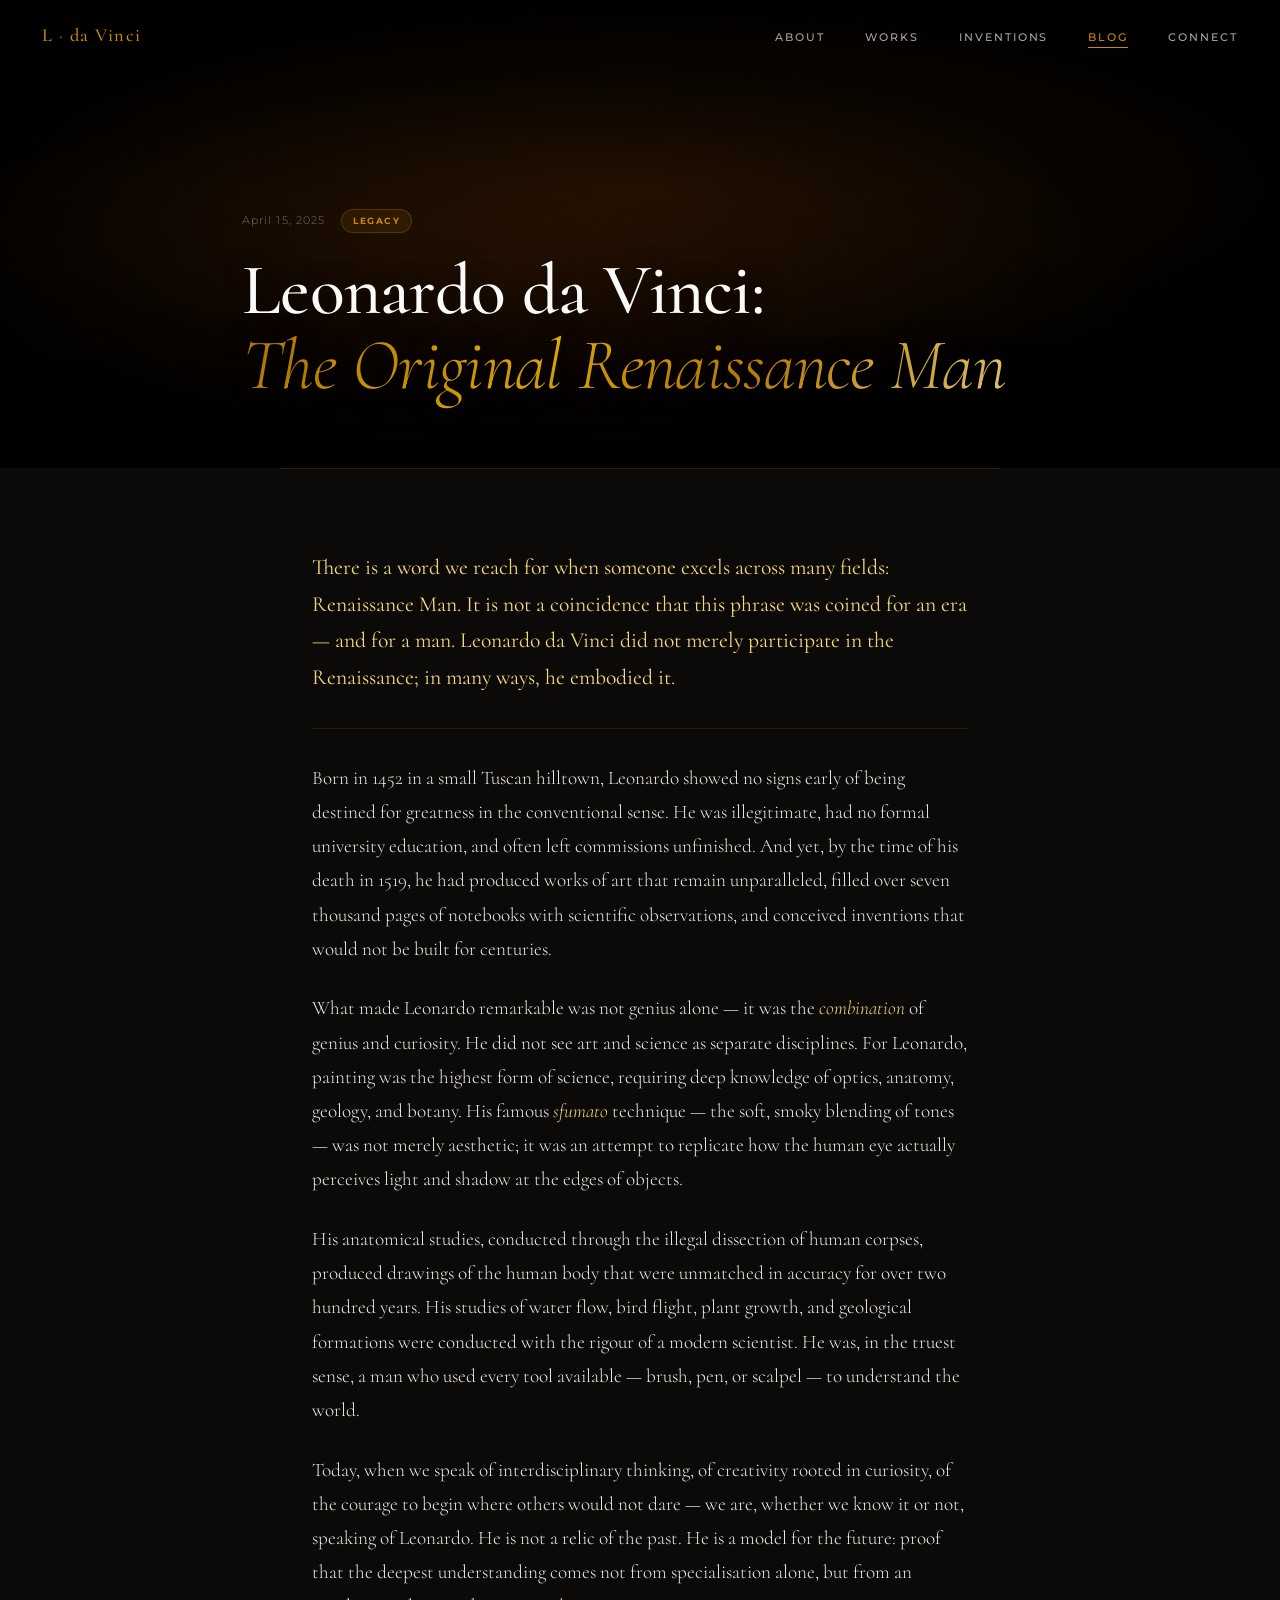
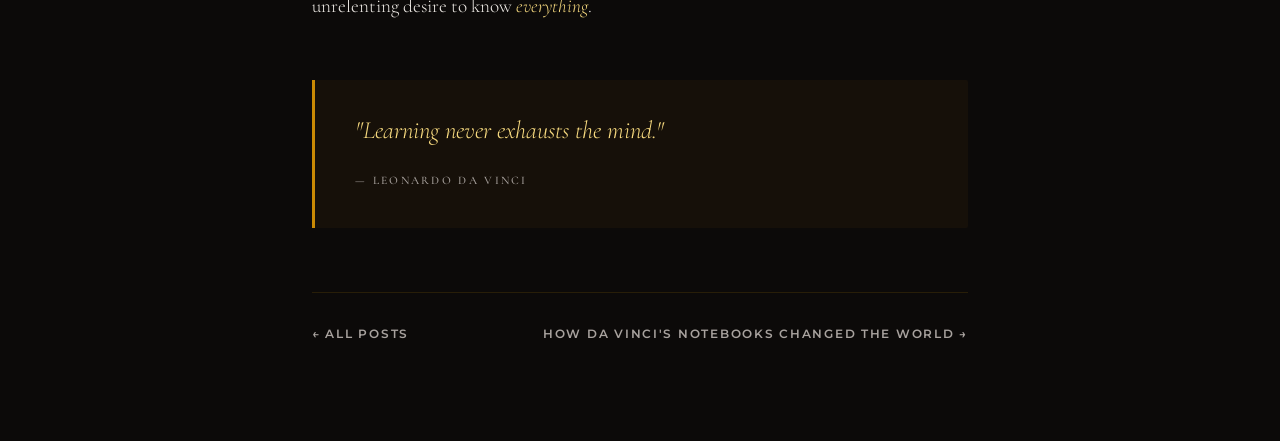
<file: leonardo-davinci-website/blog-1.html>
<!DOCTYPE html>
<html lang="en">
<head>
  <meta charset="UTF-8" />
  <meta name="viewport" content="width=device-width, initial-scale=1.0" />
  <title>Leonardo da Vinci: The Original Renaissance Man — L · da Vinci</title>
  <link rel="preconnect" href="https://fonts.googleapis.com" />
  <link rel="preconnect" href="https://fonts.gstatic.com" crossorigin />
  <link href="https://fonts.googleapis.com/css2?family=Cormorant:ital,wght@0,300;0,400;0,500;0,600;0,700;1,300;1,400;1,500&family=Montserrat:wght@300;400;500;600&display=swap" rel="stylesheet" />
  <link rel="stylesheet" href="style.css" />
  <link rel="stylesheet" href="blog-post.css" />
</head>
<body>

  <nav id="navbar">
    <div class="nav-inner">
      <a href="index.html" class="nav-logo">
        <span class="nav-logo-l">L</span>
        <span class="nav-logo-sep"> · </span>
        <span class="nav-logo-rest">da Vinci</span>
      </a>
      <button class="hamburger" id="hamburger" aria-label="Open menu" aria-expanded="false">
        <span></span><span></span><span></span>
      </button>
      <ul class="nav-links" id="nav-links">
        <li><a href="index.html#about">About</a></li>
        <li><a href="index.html#works">Works</a></li>
        <li><a href="index.html#inventions">Inventions</a></li>
        <li><a href="index.html#blog" class="active">Blog</a></li>
        <li><a href="index.html#connect">Connect</a></li>
      </ul>
    </div>
  </nav>

  <div class="post-hero">
    <div class="post-hero-overlay"></div>
    <div class="post-hero-content">
      <div class="post-meta-top">
        <span class="blog-date">April 15, 2025</span>
        <span class="blog-tag">Legacy</span>
      </div>
      <h1 class="post-title">Leonardo da Vinci:<br /><em>The Original Renaissance Man</em></h1>
    </div>
  </div>

  <main class="post-main">
      <article class="post-article">

        <p class="post-lead">There is a word we reach for when someone excels across many fields: Renaissance Man. It is not a coincidence that this phrase was coined for an era — and for a man. Leonardo da Vinci did not merely participate in the Renaissance; in many ways, he embodied it.</p>

        <p>Born in 1452 in a small Tuscan hilltown, Leonardo showed no signs early of being destined for greatness in the conventional sense. He was illegitimate, had no formal university education, and often left commissions unfinished. And yet, by the time of his death in 1519, he had produced works of art that remain unparalleled, filled over seven thousand pages of notebooks with scientific observations, and conceived inventions that would not be built for centuries.</p>

        <p>What made Leonardo remarkable was not genius alone — it was the <em>combination</em> of genius and curiosity. He did not see art and science as separate disciplines. For Leonardo, painting was the highest form of science, requiring deep knowledge of optics, anatomy, geology, and botany. His famous <em>sfumato</em> technique — the soft, smoky blending of tones — was not merely aesthetic; it was an attempt to replicate how the human eye actually perceives light and shadow at the edges of objects.</p>

        <p>His anatomical studies, conducted through the illegal dissection of human corpses, produced drawings of the human body that were unmatched in accuracy for over two hundred years. His studies of water flow, bird flight, plant growth, and geological formations were conducted with the rigour of a modern scientist. He was, in the truest sense, a man who used every tool available — brush, pen, or scalpel — to understand the world.</p>

        <p>Today, when we speak of interdisciplinary thinking, of creativity rooted in curiosity, of the courage to begin where others would not dare — we are, whether we know it or not, speaking of Leonardo. He is not a relic of the past. He is a model for the future: proof that the deepest understanding comes not from specialisation alone, but from an unrelenting desire to know <em>everything</em>.</p>

        <div class="post-quote">
          <blockquote>"Learning never exhausts the mind."</blockquote>
          <cite>— Leonardo da Vinci</cite>
        </div>

      </article>

      <nav class="post-nav">
        <a href="index.html#blog" class="post-nav-back">← All Posts</a>
        <a href="blog-2.html" class="post-nav-next">How Da Vinci's Notebooks Changed the World →</a>
      </nav>
  </main>

  <script src="script.js"></script>
</body>
</html>
</file>
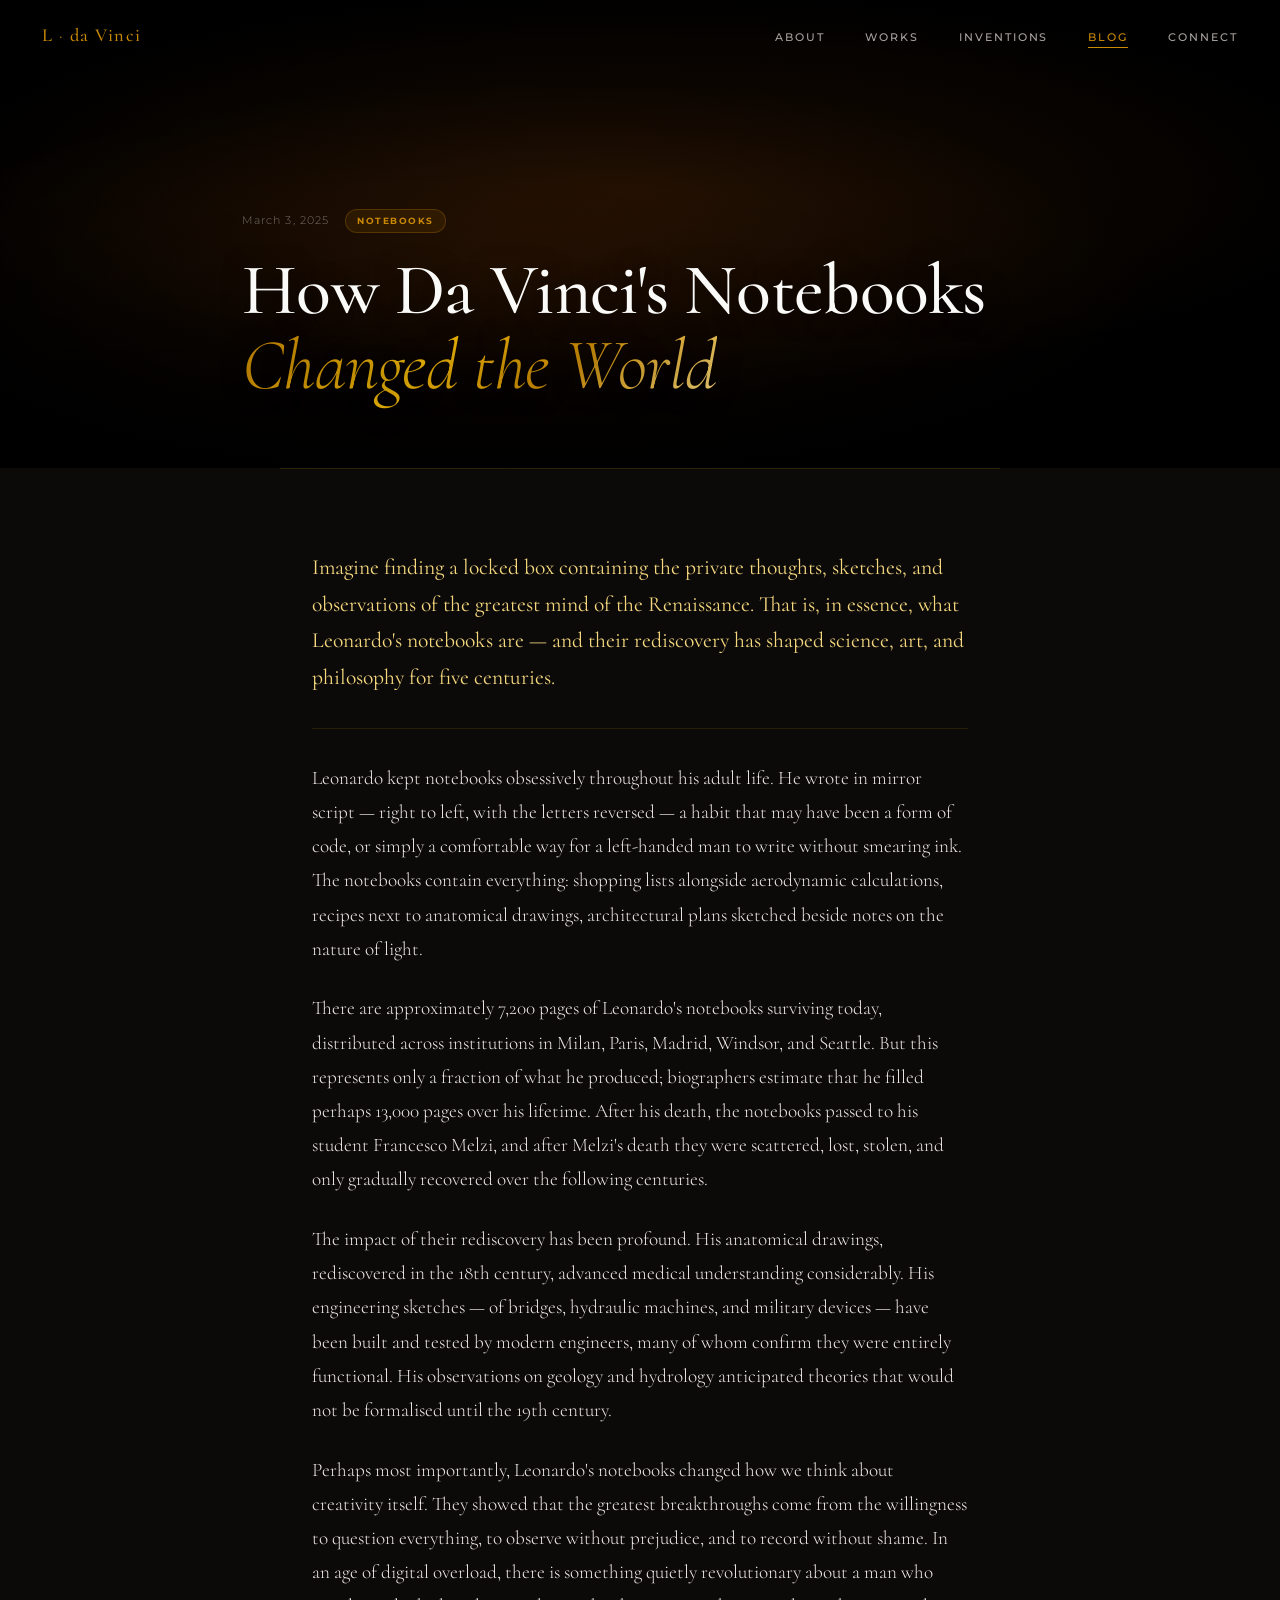
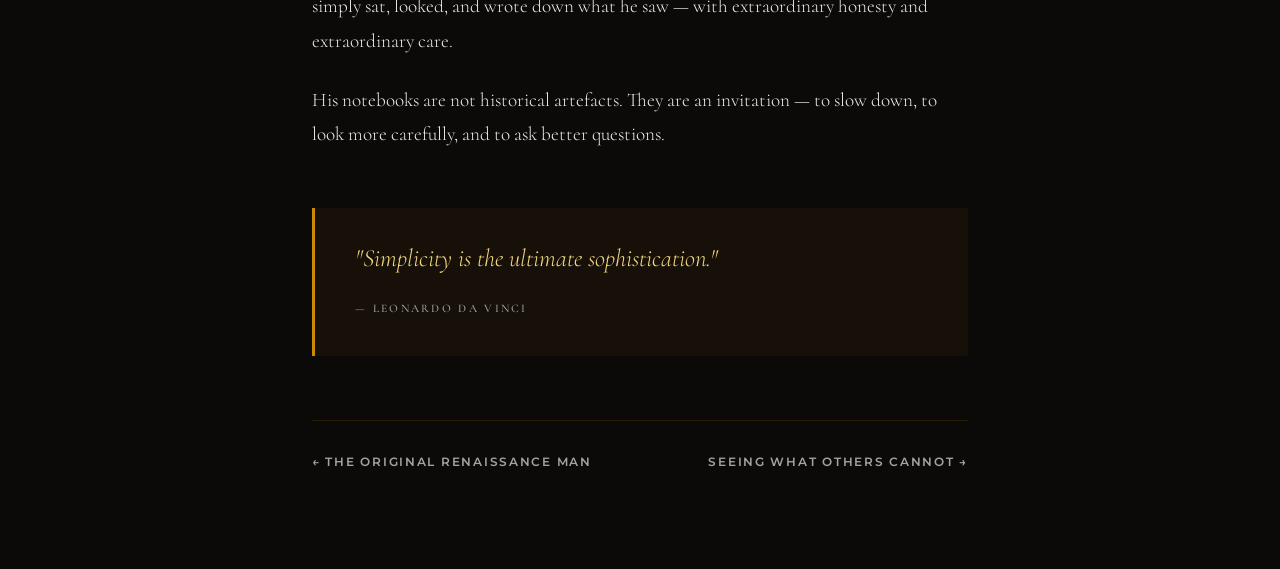
<file: leonardo-davinci-website/blog-2.html>
<!DOCTYPE html>
<html lang="en">
<head>
  <meta charset="UTF-8" />
  <meta name="viewport" content="width=device-width, initial-scale=1.0" />
  <title>How Da Vinci's Notebooks Changed the World — L · da Vinci</title>
  <link rel="preconnect" href="https://fonts.googleapis.com" />
  <link rel="preconnect" href="https://fonts.gstatic.com" crossorigin />
  <link href="https://fonts.googleapis.com/css2?family=Cormorant:ital,wght@0,300;0,400;0,500;0,600;0,700;1,300;1,400;1,500&family=Montserrat:wght@300;400;500;600&display=swap" rel="stylesheet" />
  <link rel="stylesheet" href="style.css" />
  <link rel="stylesheet" href="blog-post.css" />
</head>
<body>

  <nav id="navbar">
    <div class="nav-inner">
      <a href="index.html" class="nav-logo">
        <span class="nav-logo-l">L</span>
        <span class="nav-logo-sep"> · </span>
        <span class="nav-logo-rest">da Vinci</span>
      </a>
      <button class="hamburger" id="hamburger" aria-label="Open menu" aria-expanded="false">
        <span></span><span></span><span></span>
      </button>
      <ul class="nav-links" id="nav-links">
        <li><a href="index.html#about">About</a></li>
        <li><a href="index.html#works">Works</a></li>
        <li><a href="index.html#inventions">Inventions</a></li>
        <li><a href="index.html#blog" class="active">Blog</a></li>
        <li><a href="index.html#connect">Connect</a></li>
      </ul>
    </div>
  </nav>

  <div class="post-hero">
    <div class="post-hero-overlay"></div>
    <div class="post-hero-content">
      <div class="post-meta-top">
        <span class="blog-date">March 3, 2025</span>
        <span class="blog-tag">Notebooks</span>
      </div>
      <h1 class="post-title">How Da Vinci's Notebooks<br /><em>Changed the World</em></h1>
    </div>
  </div>

  <main class="post-main">
      <article class="post-article">

        <p class="post-lead">Imagine finding a locked box containing the private thoughts, sketches, and observations of the greatest mind of the Renaissance. That is, in essence, what Leonardo's notebooks are — and their rediscovery has shaped science, art, and philosophy for five centuries.</p>

        <p>Leonardo kept notebooks obsessively throughout his adult life. He wrote in mirror script — right to left, with the letters reversed — a habit that may have been a form of code, or simply a comfortable way for a left-handed man to write without smearing ink. The notebooks contain everything: shopping lists alongside aerodynamic calculations, recipes next to anatomical drawings, architectural plans sketched beside notes on the nature of light.</p>

        <p>There are approximately 7,200 pages of Leonardo's notebooks surviving today, distributed across institutions in Milan, Paris, Madrid, Windsor, and Seattle. But this represents only a fraction of what he produced; biographers estimate that he filled perhaps 13,000 pages over his lifetime. After his death, the notebooks passed to his student Francesco Melzi, and after Melzi's death they were scattered, lost, stolen, and only gradually recovered over the following centuries.</p>

        <p>The impact of their rediscovery has been profound. His anatomical drawings, rediscovered in the 18th century, advanced medical understanding considerably. His engineering sketches — of bridges, hydraulic machines, and military devices — have been built and tested by modern engineers, many of whom confirm they were entirely functional. His observations on geology and hydrology anticipated theories that would not be formalised until the 19th century.</p>

        <p>Perhaps most importantly, Leonardo's notebooks changed how we think about creativity itself. They showed that the greatest breakthroughs come from the willingness to question everything, to observe without prejudice, and to record without shame. In an age of digital overload, there is something quietly revolutionary about a man who simply sat, looked, and wrote down what he saw — with extraordinary honesty and extraordinary care.</p>

        <p>His notebooks are not historical artefacts. They are an invitation — to slow down, to look more carefully, and to ask better questions.</p>

        <div class="post-quote">
          <blockquote>"Simplicity is the ultimate sophistication."</blockquote>
          <cite>— Leonardo da Vinci</cite>
        </div>

      </article>

      <nav class="post-nav">
        <a href="blog-1.html" class="post-nav-back">← The Original Renaissance Man</a>
        <a href="blog-3.html" class="post-nav-next">Seeing What Others Cannot →</a>
      </nav>
  </main>

  <script src="script.js"></script>
</body>
</html>
</file>
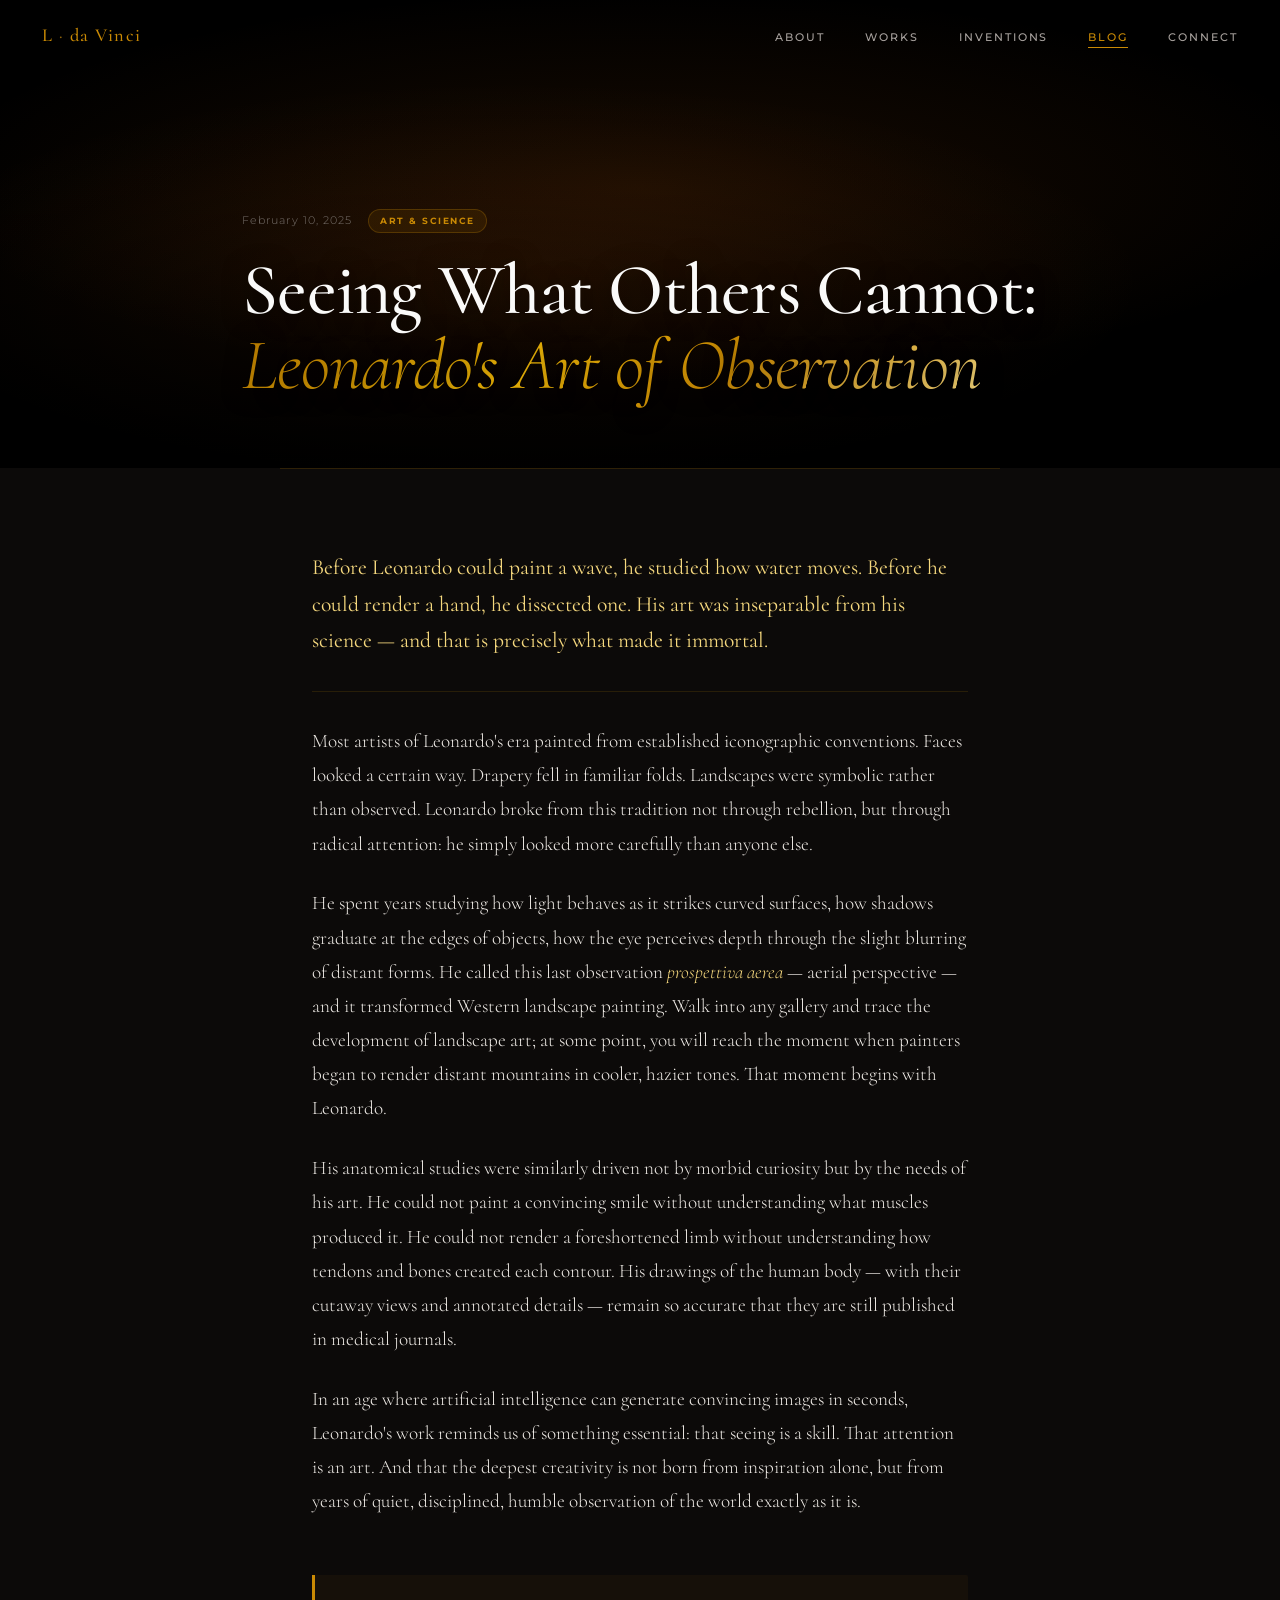
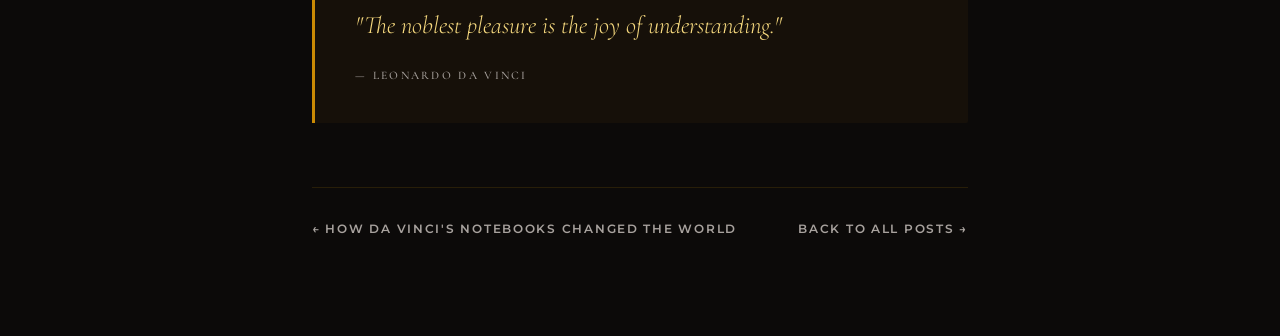
<file: leonardo-davinci-website/blog-3.html>
<!DOCTYPE html>
<html lang="en">
<head>
  <meta charset="UTF-8" />
  <meta name="viewport" content="width=device-width, initial-scale=1.0" />
  <title>Seeing What Others Cannot: Leonardo's Art of Observation — L · da Vinci</title>
  <link rel="preconnect" href="https://fonts.googleapis.com" />
  <link rel="preconnect" href="https://fonts.gstatic.com" crossorigin />
  <link href="https://fonts.googleapis.com/css2?family=Cormorant:ital,wght@0,300;0,400;0,500;0,600;0,700;1,300;1,400;1,500&family=Montserrat:wght@300;400;500;600&display=swap" rel="stylesheet" />
  <link rel="stylesheet" href="style.css" />
  <link rel="stylesheet" href="blog-post.css" />
</head>
<body>

  <nav id="navbar">
    <div class="nav-inner">
      <a href="index.html" class="nav-logo">
        <span class="nav-logo-l">L</span>
        <span class="nav-logo-sep"> · </span>
        <span class="nav-logo-rest">da Vinci</span>
      </a>
      <button class="hamburger" id="hamburger" aria-label="Open menu" aria-expanded="false">
        <span></span><span></span><span></span>
      </button>
      <ul class="nav-links" id="nav-links">
        <li><a href="index.html#about">About</a></li>
        <li><a href="index.html#works">Works</a></li>
        <li><a href="index.html#inventions">Inventions</a></li>
        <li><a href="index.html#blog" class="active">Blog</a></li>
        <li><a href="index.html#connect">Connect</a></li>
      </ul>
    </div>
  </nav>

  <div class="post-hero">
    <div class="post-hero-overlay"></div>
    <div class="post-hero-content">
      <div class="post-meta-top">
        <span class="blog-date">February 10, 2025</span>
        <span class="blog-tag">Art &amp; Science</span>
      </div>
      <h1 class="post-title">Seeing What Others Cannot:<br /><em>Leonardo's Art of Observation</em></h1>
    </div>
  </div>

  <main class="post-main">
      <article class="post-article">

        <p class="post-lead">Before Leonardo could paint a wave, he studied how water moves. Before he could render a hand, he dissected one. His art was inseparable from his science — and that is precisely what made it immortal.</p>

        <p>Most artists of Leonardo's era painted from established iconographic conventions. Faces looked a certain way. Drapery fell in familiar folds. Landscapes were symbolic rather than observed. Leonardo broke from this tradition not through rebellion, but through radical attention: he simply looked more carefully than anyone else.</p>

        <p>He spent years studying how light behaves as it strikes curved surfaces, how shadows graduate at the edges of objects, how the eye perceives depth through the slight blurring of distant forms. He called this last observation <em>prospettiva aerea</em> — aerial perspective — and it transformed Western landscape painting. Walk into any gallery and trace the development of landscape art; at some point, you will reach the moment when painters began to render distant mountains in cooler, hazier tones. That moment begins with Leonardo.</p>

        <p>His anatomical studies were similarly driven not by morbid curiosity but by the needs of his art. He could not paint a convincing smile without understanding what muscles produced it. He could not render a foreshortened limb without understanding how tendons and bones created each contour. His drawings of the human body — with their cutaway views and annotated details — remain so accurate that they are still published in medical journals.</p>

        <p>In an age where artificial intelligence can generate convincing images in seconds, Leonardo's work reminds us of something essential: that seeing is a skill. That attention is an art. And that the deepest creativity is not born from inspiration alone, but from years of quiet, disciplined, humble observation of the world exactly as it is.</p>

        <div class="post-quote">
          <blockquote>"The noblest pleasure is the joy of understanding."</blockquote>
          <cite>— Leonardo da Vinci</cite>
        </div>

      </article>

      <nav class="post-nav">
        <a href="blog-2.html" class="post-nav-back">← How Da Vinci's Notebooks Changed the World</a>
        <a href="index.html#blog" class="post-nav-next">Back to all posts →</a>
      </nav>
  </main>

  <script src="script.js"></script>
</body>
</html>
</file>
<file: leonardo-davinci-website/style.css>
/* ═══════════════════════════════════════════════
   RESET & BASE
═══════════════════════════════════════════════ */
*, *::before, *::after { box-sizing: border-box; margin: 0; padding: 0; }

:root {
  --gold:         #CA8A04;
  --gold-light:   #EAB308;
  --gold-pale:    #F5D87E;
  --gold-dim:     #92650A;
  --gold-glow:    rgba(202,138,4,0.18);
  --dark:         #0C0A09;
  --dark-2:       #111009;
  --dark-3:       #1C1917;
  --dark-4:       #27211C;
  --dark-5:       #3A3028;
  --dark-6:       #52473E;
  --blueprint-bg: #080D18;
  --blueprint-line: rgba(96,165,250,0.12);
  --text:         #EDE9E4;
  --text-muted:   #A8A29E;
  --text-faint:   #78716C;
  --cream:        #F5F0E8;
  --white:        #FAFAF9;
  --font-serif:   'Cormorant', Georgia, serif;
  --font-sans:    'Montserrat', system-ui, sans-serif;
  --radius:       3px;
  --transition:   220ms ease;
}

html { scroll-behavior: smooth; font-size: 16px; }

body {
  background: var(--dark);
  color: var(--text);
  font-family: var(--font-sans);
  font-weight: 300;
  line-height: 1.7;
  overflow-x: hidden;
}

a { color: inherit; text-decoration: none; }
img { display: block; max-width: 100%; }
ul { list-style: none; }
p { line-height: 1.78; }
p + p { margin-top: 1rem; }

.container {
  width: 100%;
  max-width: 1260px;
  margin: 0 auto;
  padding: 0 2rem;
}

.sr-only {
  position: absolute; width: 1px; height: 1px;
  padding: 0; margin: -1px; overflow: hidden;
  clip: rect(0,0,0,0); white-space: nowrap; border: 0;
}

/* ═══════════════════════════════════════════════
   NAVIGATION
═══════════════════════════════════════════════ */
#navbar {
  position: fixed;
  top: 0; left: 0; right: 0;
  z-index: 100;
  background: transparent;
  transition: background var(--transition), border-bottom-color var(--transition), box-shadow var(--transition);
  border-bottom: 1px solid transparent;
}

#navbar.scrolled {
  background: rgba(8, 6, 5, 0.94);
  backdrop-filter: blur(20px);
  -webkit-backdrop-filter: blur(20px);
  border-bottom-color: rgba(202,138,4,0.12);
  box-shadow: 0 1px 40px rgba(0,0,0,0.6);
}

.nav-inner {
  display: flex;
  align-items: center;
  justify-content: space-between;
  padding: 1.25rem 2rem;
  max-width: 1260px;
  margin: 0 auto;
}

.nav-logo {
  font-family: var(--font-serif);
  font-size: 1.15rem;
  font-weight: 500;
  color: var(--gold);
  letter-spacing: 0.08em;
  cursor: pointer;
  transition: color var(--transition);
}

.nav-logo .nav-logo-sep { color: var(--gold-dim); }

.nav-links {
  display: flex;
  gap: 2.5rem;
}

.nav-links a {
  font-size: 0.68rem;
  font-weight: 500;
  letter-spacing: 0.18em;
  text-transform: uppercase;
  color: var(--text-muted);
  transition: color var(--transition);
  position: relative;
  padding-bottom: 2px;
}

.nav-links a::after {
  content: '';
  position: absolute;
  bottom: -2px; left: 0;
  width: 0; height: 1px;
  background: var(--gold);
  transition: width 280ms ease;
}

.nav-links a:hover,
.nav-links a.active { color: var(--gold); }
.nav-links a:hover::after,
.nav-links a.active::after { width: 100%; }

.hamburger {
  display: none;
  flex-direction: column;
  gap: 5px;
  background: none;
  border: none;
  cursor: pointer;
  padding: 4px;
}

.hamburger span {
  display: block;
  width: 22px; height: 1px;
  background: var(--text);
  transition: transform 300ms ease, opacity 300ms ease;
}

.hamburger.open span:nth-child(1) { transform: translateY(6px) rotate(45deg); }
.hamburger.open span:nth-child(2) { opacity: 0; }
.hamburger.open span:nth-child(3) { transform: translateY(-6px) rotate(-45deg); }

@media (max-width: 768px) {
  .hamburger { display: flex; }
  .nav-links {
    display: none;
    position: absolute;
    top: 100%; left: 0; right: 0;
    background: rgba(8,6,5,0.98);
    border-bottom: 1px solid rgba(202,138,4,0.15);
    flex-direction: column;
    gap: 0;
    padding: 0.75rem 0;
  }
  .nav-links.open { display: flex; }
  .nav-links li a {
    display: block;
    padding: 0.85rem 2rem;
    font-size: 0.75rem;
  }
  .nav-links a::after { display: none; }
}

/* ═══════════════════════════════════════════════
   HERO
═══════════════════════════════════════════════ */
.hero {
  position: relative;
  min-height: 100vh;
  display: flex;
  align-items: center;
  justify-content: center;
  text-align: center;
  overflow: hidden;
  /* WebGL canvas is the background — keep black as fallback */
  background: #000;
}

/* WebGL shader canvas */
#hero-canvas {
  position: absolute;
  inset: 0;
  width: 100%;
  height: 100%;
  display: block;
  z-index: 0;
  touch-action: none;
}

/* Vitruvian concentric rings */
.hero-rings {
  position: absolute;
  inset: 0;
  display: flex;
  align-items: center;
  justify-content: center;
  pointer-events: none;
  z-index: 0;
}

.hero-ring {
  position: absolute;
  width: var(--sz, 80vmin);
  height: var(--sz, 80vmin);
  border-radius: 50%;
  border: 1px solid rgba(202,138,4, var(--op, 0.05));
  transform: rotate(var(--rot, 0deg));
}

/* Cross-hair lines — removed (caused visible artefact at viewport centre) */

/* Decorative grid — hidden to keep the WebGL canvas clean */
.hero-rules { display: none; }

/* Gold dust particles */
.hero-particles {
  position: absolute; inset: 0;
  pointer-events: none; z-index: 1;
}

.hero-particles span {
  position: absolute; display: block;
  border-radius: 50%;
  background: var(--gold);
  opacity: 0;
  animation: floatParticle var(--dur, 8s) var(--delay, 0s) ease-in-out infinite;
}

.hero-particles span:nth-child(1)  { width:3px;height:3px; left:10%; top:20%; --dur:9s;  --delay:0s;   }
.hero-particles span:nth-child(2)  { width:2px;height:2px; left:25%; top:70%; --dur:11s; --delay:1.5s; }
.hero-particles span:nth-child(3)  { width:4px;height:4px; left:40%; top:30%; --dur:7s;  --delay:0.5s; }
.hero-particles span:nth-child(4)  { width:2px;height:2px; left:55%; top:80%; --dur:13s; --delay:2s;   }
.hero-particles span:nth-child(5)  { width:3px;height:3px; left:70%; top:15%; --dur:8s;  --delay:1s;   }
.hero-particles span:nth-child(6)  { width:2px;height:2px; left:80%; top:55%; --dur:10s; --delay:3s;   }
.hero-particles span:nth-child(7)  { width:4px;height:4px; left:15%; top:45%; --dur:12s; --delay:0.8s; }
.hero-particles span:nth-child(8)  { width:2px;height:2px; left:88%; top:35%; --dur:9s;  --delay:2.5s; }
.hero-particles span:nth-child(9)  { width:3px;height:3px; left:32%; top:90%; --dur:14s; --delay:1.2s; }
.hero-particles span:nth-child(10) { width:2px;height:2px; left:60%; top:60%; --dur:8s;  --delay:4s;   }
.hero-particles span:nth-child(11) { width:3px;height:3px; left:5%;  top:85%; --dur:11s; --delay:0.3s; }
.hero-particles span:nth-child(12) { width:2px;height:2px; left:50%; top:10%; --dur:7s;  --delay:3.5s; }
.hero-particles span:nth-child(13) { width:4px;height:4px; left:75%; top:75%; --dur:10s; --delay:1.8s; }
.hero-particles span:nth-child(14) { width:2px;height:2px; left:20%; top:5%;  --dur:9s;  --delay:2.2s; }
.hero-particles span:nth-child(15) { width:3px;height:3px; left:92%; top:90%; --dur:12s; --delay:0.6s; }

@keyframes floatParticle {
  0%   { opacity: 0;   transform: translateY(0) scale(0.5); }
  20%  { opacity: 0.7; }
  80%  { opacity: 0.2; }
  100% { opacity: 0;   transform: translateY(-90px) scale(1.3); }
}

.hero-overlay {
  position: absolute; inset: 0;
  background:
    radial-gradient(ellipse 70% 60% at 50% 50%, rgba(0,0,0,0.15) 0%, rgba(4,2,0,0.6) 65%, rgba(0,0,0,0.82) 100%),
    linear-gradient(to bottom, rgba(0,0,0,0.4) 0%, transparent 22%, transparent 70%, rgba(0,0,0,0.6) 100%);
  pointer-events: none; z-index: 1;
}

.hero-content {
  position: relative; z-index: 2;
  padding: 8rem 1.5rem 5rem;
  max-width: 860px;
}

.hero-eyebrow {
  font-size: 0.68rem;
  font-weight: 500;
  letter-spacing: 0.3em;
  text-transform: uppercase;
  color: var(--gold-light);
  margin-bottom: 1.75rem;
  opacity: 1;
  text-shadow: none;
}

.hero-title {
  font-family: var(--font-serif);
  font-size: clamp(4rem, 11vw, 9rem);
  font-weight: 500;
  line-height: 0.95;
  color: var(--white);
  margin-bottom: 1.75rem;
  letter-spacing: -0.01em;
  text-shadow: 0 2px 12px rgba(0,0,0,0.45);
}

.hero-title em {
  font-style: italic;
  font-weight: 300;
  background: linear-gradient(135deg, #B87A00 0%, #EAB308 40%, #CA8A04 65%, #F5D87E 100%);
  -webkit-background-clip: text;
  background-clip: text;
  -webkit-text-fill-color: transparent;
  color: transparent; /* fallback for browsers that ignore -webkit-text-fill-color */
}

.hero-tagline {
  font-size: 0.7rem;
  font-weight: 600;
  letter-spacing: 0.4em;
  text-transform: uppercase;
  color: var(--text-muted);
  margin-bottom: 2.5rem;
  text-shadow: 0 0 20px rgba(0,0,0,0.8);
}

/* Rotating quotes */
.hero-quotes {
  position: relative;
  height: 4.5rem;
  max-width: 580px;
  margin: 0 auto 3rem;
  overflow: hidden;
}

.hero-quote {
  position: absolute; inset: 0;
  font-family: var(--font-serif);
  font-size: clamp(1rem, 2.2vw, 1.25rem);
  font-style: italic;
  font-weight: 300;
  color: #D6D0C8;
  border-left: 1px solid rgba(202,138,4,0.6);
  padding: 0.4rem 0 0.4rem 1.5rem;
  text-align: left;
  display: flex;
  align-items: center;
  opacity: 0;
  transform: translateY(14px);
  transition: opacity 0.75s ease, transform 0.75s ease;
  margin: 0;
  text-shadow: 0 1px 12px rgba(0,0,0,0.6);
}

.hero-quote.active { opacity: 1; transform: translateY(0); }

/* ── Hero actions container ── */
.hero-actions {
  display: flex;
  gap: 1.25rem;
  justify-content: center;
  align-items: center;
  flex-wrap: wrap;
  margin-top: 0.5rem;
}

/* ════════════════════════════════════════════════
   METAL BUTTON — gold variant
   Port of MetalButton (gold) React component
════════════════════════════════════════════════ */
.metal-btn-wrap {
  position: relative;
  display: inline-flex;
  border-radius: 6px;
  padding: 1.5px;
  /* Outer gradient ring — dark gold → light gold */
  background: linear-gradient(to bottom, #917100, #EAD98F);
  will-change: transform;
  box-shadow: 0 3px 8px rgba(0,0,0,0.25);
  transition:
    transform  250ms cubic-bezier(0.1, 0.4, 0.2, 1),
    box-shadow 250ms cubic-bezier(0.1, 0.4, 0.2, 1);
  transform-origin: center;
  cursor: pointer;
}

.metal-btn-wrap:hover {
  box-shadow: 0 6px 16px rgba(0,0,0,0.35), 0 0 20px rgba(202,138,4,0.25);
}

.metal-btn-wrap:active {
  transform: translateY(2.5px) scale(0.99);
  box-shadow: 0 1px 4px rgba(0,0,0,0.2);
}

/* Inner gradient ring — bright gold shimmer */
.metal-btn-inner {
  position: absolute;
  inset: 1px;
  border-radius: 5px;
  background: linear-gradient(to bottom, #FFFDDD, #856807, #FFF1B3);
  transition: filter 250ms cubic-bezier(0.1, 0.4, 0.2, 1);
  will-change: filter;
  pointer-events: none;
}

.metal-btn-wrap:hover .metal-btn-inner {
  filter: brightness(1.08);
}
.metal-btn-wrap:active .metal-btn-inner {
  filter: none;
}

/* The actual button surface */
.metal-btn {
  position: relative;
  z-index: 10;
  margin: 1px;
  display: inline-flex;
  align-items: center;
  justify-content: center;
  overflow: hidden;
  height: 46px;
  padding: 0 2rem;
  border-radius: 4px;
  /* Button gradient — warm gold */
  background: linear-gradient(to bottom, #FFEBA1, #9B873F);
  color: #FFFDE5;
  font-family: var(--font-sans);
  font-size: 0.68rem;
  font-weight: 700;
  letter-spacing: 0.22em;
  text-transform: uppercase;
  text-shadow: 0 -1px 0 rgba(130, 90, 0, 0.9);
  text-decoration: none;
  cursor: pointer;
  will-change: transform, filter;
  transition:
    transform 250ms cubic-bezier(0.1, 0.4, 0.2, 1),
    filter    250ms cubic-bezier(0.1, 0.4, 0.2, 1);
  transform-origin: center;
  white-space: nowrap;
}

.metal-btn-wrap:hover .metal-btn { filter: brightness(1.05); }
.metal-btn-wrap:active .metal-btn { transform: scale(0.97); }

/* Shine sweep on hover */
.metal-btn::after {
  content: '';
  position: absolute;
  inset: 0;
  background: linear-gradient(to bottom, rgba(255,255,255,0.12), transparent 50%);
  border-radius: inherit;
  pointer-events: none;
}

/* ════════════════════════════════════════════════
   LIQUID GLASS HERO BUTTON
   Port of LiquidButton React component
════════════════════════════════════════════════ */
.liquid-hero-btn {
  position: relative;
  display: inline-flex;
  align-items: center;
  justify-content: center;
  height: 46px;
  padding: 0 2rem;
  border-radius: 9999px;           /* pill shape */
  border: 1px solid rgba(202,138,4,0.35);
  background: rgba(202,138,4,0.06);
  color: var(--gold-pale);
  font-family: var(--font-sans);
  font-size: 0.68rem;
  font-weight: 600;
  letter-spacing: 0.22em;
  text-transform: uppercase;
  text-decoration: none;
  cursor: pointer;
  white-space: nowrap;
  overflow: hidden;
  /* Liquid glass inset shadow from component */
  box-shadow:
    0 0 6px rgba(0,0,0,0.04),
    0 2px 8px rgba(0,0,0,0.12),
    inset 3px 3px 0.5px -3px rgba(255,255,255,0.18),
    inset -3px -3px 0.5px -3px rgba(0,0,0,0.55),
    inset 1px 1px 1px -0.5px rgba(255,255,255,0.12),
    inset -1px -1px 1px -0.5px rgba(0,0,0,0.35),
    inset 0 0 8px 4px rgba(255,255,255,0.04),
    0 0 12px rgba(202,138,4,0.1);
  backdrop-filter: blur(10px);
  -webkit-backdrop-filter: blur(10px);
  transition:
    transform 300ms ease,
    background 300ms ease,
    border-color 300ms ease,
    box-shadow 300ms ease;
}

/* Top glass shine line */
.liquid-hero-btn::before {
  content: '';
  position: absolute;
  top: 0; left: 10%; right: 10%;
  height: 1px;
  background: linear-gradient(90deg, transparent, rgba(255,255,255,0.25), transparent);
  pointer-events: none;
}

/* Bottom gold glow */
.liquid-hero-btn::after {
  content: '';
  position: absolute;
  bottom: 0; left: 20%; right: 20%;
  height: 1px;
  background: linear-gradient(90deg, transparent, rgba(202,138,4,0.4), transparent);
  pointer-events: none;
}

.liquid-hero-btn:hover {
  transform: scale(1.05);
  background: rgba(202,138,4,0.13);
  border-color: rgba(202,138,4,0.55);
  box-shadow:
    0 0 6px rgba(0,0,0,0.04),
    0 4px 16px rgba(0,0,0,0.18),
    inset 3px 3px 0.5px -3px rgba(255,255,255,0.22),
    inset -3px -3px 0.5px -3px rgba(0,0,0,0.55),
    inset 1px 1px 1px -0.5px rgba(255,255,255,0.15),
    inset -1px -1px 1px -0.5px rgba(0,0,0,0.35),
    inset 0 0 8px 4px rgba(255,255,255,0.06),
    0 0 24px rgba(202,138,4,0.2);
}

/* ── Newsletter submit (keeps plain btn-gold) ── */
.btn-gold {
  display: inline-block;
  padding: 0.9rem 2.25rem;
  background: var(--gold);
  border: 1px solid var(--gold);
  color: #0a0805;
  font-family: var(--font-sans);
  font-size: 0.68rem;
  font-weight: 600;
  letter-spacing: 0.22em;
  text-transform: uppercase;
  border-radius: var(--radius);
  cursor: pointer;
  transition: background 250ms ease, box-shadow 250ms ease, transform 200ms ease;
}
.btn-gold:hover {
  background: var(--gold-light);
  border-color: var(--gold-light);
  box-shadow: 0 0 24px rgba(202,138,4,0.35);
  transform: translateY(-1px);
}

/* ════════════════════════════════════════════════
   DIGITAL SERENITY — word-by-word animation
   Port of digital-serenity-animated-landing-page
   Each word is wrapped in .word-anim with --wd index
════════════════════════════════════════════════ */
@keyframes word-appear {
  0%   { opacity: 0; transform: translateY(28px) scale(0.82); filter: blur(10px); }
  55%  { opacity: 0.85; transform: translateY(8px) scale(0.96); filter: blur(2px); }
  100% { opacity: 1;  transform: translateY(0)   scale(1);    filter: blur(0);    }
}

/* Per-word animated span */
.word-anim {
  display: inline-block;
  opacity: 0;
  animation: word-appear 0.85s cubic-bezier(0.22, 0.61, 0.36, 1) forwards;
  animation-delay: calc(var(--wd, 0) * 90ms + 100ms);
}

/* Inside the gold gradient em — keep inline AND use no-blur animation
   (blur on background-clip:text elements bleeds the gradient as a rectangle) */
@keyframes word-appear-slide {
  0%   { opacity: 0; transform: translateY(28px) scale(0.82); }
  100% { opacity: 1; transform: translateY(0)   scale(1); }
}
.hero-title em .word-anim {
  display: inline;
  animation-name: word-appear-slide; /* no filter:blur — avoids gradient bleed */
  animation-duration: 1s;
}

/* ═══════════════════════════════════════════════
   SECTIONS — BASE
═══════════════════════════════════════════════ */
.section { padding: 7rem 0; }

.section-dark { background: var(--dark-2); }

.section-header {
  text-align: center;
  margin-bottom: 5rem;
}

.section-label {
  display: inline-flex;
  align-items: center;
  gap: 0.75rem;
  font-size: 0.62rem;
  font-weight: 600;
  letter-spacing: 0.35em;
  text-transform: uppercase;
  color: var(--gold);
  margin-bottom: 1rem;
}

.section-label::before,
.section-label::after {
  content: '';
  display: block;
  width: 2rem; height: 1px;
  background: linear-gradient(to right, transparent, var(--gold-dim));
}

.section-label::after {
  background: linear-gradient(to left, transparent, var(--gold-dim));
}

.section-title {
  font-family: var(--font-serif);
  font-size: clamp(2.25rem, 5.5vw, 4rem);
  font-weight: 500;
  color: var(--white);
  line-height: 1.08;
  margin-bottom: 1.25rem;
  letter-spacing: -0.01em;
}

.section-sub {
  font-size: 0.93rem;
  color: var(--text-muted);
  max-width: 580px;
  margin: 0 auto;
  line-height: 1.8;
}

/* ═══════════════════════════════════════════════
   ABOUT
═══════════════════════════════════════════════ */
.about-grid {
  display: grid;
  grid-template-columns: 1fr 2fr;
  gap: 5rem;
  align-items: start;
}

@media (max-width: 800px) {
  .about-grid { grid-template-columns: 1fr; gap: 3rem; }
}

/* Portrait frame */
.portrait-frame {
  position: relative;
  display: inline-block;
  width: 100%;
}

.portrait-frame .about-img {
  width: 100%;
  aspect-ratio: 3/4;
  object-fit: cover;
  object-position: top center;
  display: block;
  filter: sepia(15%) contrast(1.05) brightness(0.95);
  transition: filter 400ms ease;
}

.portrait-frame:hover .about-img { filter: sepia(5%) contrast(1.08) brightness(1); }

/* Gold inner frame */
.portrait-frame-border {
  position: absolute;
  inset: 10px;
  border: 1px solid rgba(202,138,4,0.25);
  pointer-events: none;
  transition: border-color 400ms ease;
}

.portrait-frame:hover .portrait-frame-border { border-color: rgba(202,138,4,0.5); }

/* Gold outer frame line */
.portrait-frame::before {
  content: '';
  position: absolute;
  inset: 0;
  border: 1px solid rgba(202,138,4,0.12);
  pointer-events: none;
}

/* Outer shadow like a framed painting */
.portrait-frame::after {
  content: '';
  position: absolute;
  inset: -1px;
  box-shadow:
    0 0 0 1px rgba(202,138,4,0.08),
    0 20px 60px rgba(0,0,0,0.6),
    inset 0 0 30px rgba(0,0,0,0.3);
  pointer-events: none;
}

/* Museum placard below portrait */
.portrait-placard {
  margin-top: 1rem;
  padding: 0.9rem 1.1rem;
  background: var(--dark-3);
  border: 1px solid var(--dark-5);
  border-top: 2px solid var(--gold);
  display: flex;
  flex-direction: column;
  gap: 0.3rem;
}

.portrait-placard-name {
  font-family: var(--font-serif);
  font-size: 1rem;
  font-weight: 500;
  color: var(--white);
}

.portrait-placard-detail {
  font-size: 0.68rem;
  letter-spacing: 0.06em;
  color: var(--text-faint);
}

.about-text .lead {
  font-family: var(--font-serif);
  font-size: 1.3rem;
  font-weight: 400;
  color: var(--text);
  line-height: 1.65;
  margin-bottom: 1.25rem;
}

.about-text p {
  font-size: 0.93rem;
  color: var(--text-muted);
}

.about-text em { color: var(--gold-pale); font-style: italic; }

.about-stats {
  display: flex;
  gap: 2.5rem;
  margin-top: 2.75rem;
  padding-top: 2.25rem;
  border-top: 1px solid var(--dark-5);
  flex-wrap: wrap;
}

.stat { display: flex; flex-direction: column; gap: 0.3rem; }

.stat-num {
  font-family: var(--font-serif);
  font-size: 2.25rem;
  font-weight: 500;
  color: var(--gold);
  line-height: 1;
}

.stat-label {
  font-size: 0.65rem;
  letter-spacing: 0.12em;
  text-transform: uppercase;
  color: var(--text-faint);
}

/* ═══════════════════════════════════════════════
   WORKS — MUSEUM GALLERY (React component port)
   Frame card · brightness dim · slide-up overlay
   · gold-border button · museum placard
═══════════════════════════════════════════════ */
.works-grid {
  display: grid;
  grid-template-columns: repeat(auto-fill, minmax(280px, 1fr));
  gap: 50px;
}

@media (max-width: 900px) {
  .works-grid { grid-template-columns: repeat(2, 1fr); gap: 32px; }
}

@media (max-width: 560px) {
  .works-grid { grid-template-columns: 1fr; gap: 28px; }
}

/* Group hover: dim non-hovered cards */
.works-grid:has(.work-card:hover) .work-card:not(:hover) {
  opacity: 0.5;
  transform: scale(0.98);
}

/* ── Card ── */
.work-card {
  cursor: pointer;
  transition: all 0.4s cubic-bezier(0.4, 0, 0.2, 1);
  outline: none;
}

.work-card:hover {
  transform: translateY(-8px);
}

.work-card:focus-visible .work-card-frame {
  outline: 2px solid var(--gold);
  outline-offset: 4px;
}

/* ── Physical frame wrapper (padding = frame border) ── */
.work-card-frame {
  position: relative;
  aspect-ratio: 3 / 4;
  background: #2a2520;
  padding: 16px;
  box-shadow: 0 10px 40px rgba(0, 0, 0, 0.55);
  transition: box-shadow 0.4s ease;
}

.work-card:hover .work-card-frame {
  box-shadow:
    0 0 0 3px var(--gold),
    0 20px 60px rgba(0, 0, 0, 0.75);
}

/* ── Image container (fills frame interior) ── */
.work-img-container {
  position: relative;
  width: 100%;
  height: 100%;
  overflow: hidden;
  background: #000;
}

/* ── Image dims on hover ── */
.work-img {
  width: 100%;
  height: 100%;
  object-fit: cover;
  object-position: center top;
  display: block;
  transition: filter 0.4s ease, transform 0.5s ease;
  filter: brightness(0.88);
}

.work-card:hover .work-img {
  filter: brightness(0.35);
  transform: scale(1.03);
}

/* ── Overlay slides up from bottom ── */
.work-overlay {
  position: absolute;
  bottom: 0; left: 0; right: 0;
  background: linear-gradient(to top, rgba(0,0,0,0.97) 0%, rgba(0,0,0,0.6) 60%, transparent 100%);
  padding: 2.25rem 1.5rem 1.75rem;
  transform: translateY(100%);
  opacity: 0;
  transition: all 0.4s cubic-bezier(0.4, 0, 0.2, 1);
}

.work-card:hover .work-overlay {
  transform: translateY(0);
  opacity: 1;
}

.work-overlay-title {
  font-family: var(--font-serif);
  color: var(--white);
  font-size: 1.25rem;
  font-weight: 500;
  margin: 0 0 0.4rem;
  line-height: 1.2;
  letter-spacing: 0.01em;
}

.work-overlay-artist {
  color: var(--gold);
  font-family: var(--font-serif);
  font-size: 0.88rem;
  font-style: italic;
  margin: 0 0 1.1rem;
}

/* Gold-border CTA button (from React component) */
.work-gallery-btn {
  display: inline-block;
  padding: 0.55rem 1.4rem;
  background: transparent;
  border: 1.5px solid var(--gold);
  color: var(--gold);
  font-family: var(--font-sans);
  font-size: 0.62rem;
  font-weight: 600;
  letter-spacing: 0.2em;
  text-transform: uppercase;
  cursor: pointer;
  transition: background 0.3s ease, color 0.3s ease;
}

.work-gallery-btn:hover {
  background: var(--gold);
  color: #060402;
}

/* ── Museum placard below the frame ── */
.work-placard {
  margin-top: 1.25rem;
  padding: 0.9rem 1rem;
  background: var(--dark-3);
  border-left: 3px solid var(--gold);
  transition: background 0.3s ease, border-color 0.3s ease;
}

.work-card:hover .work-placard {
  background: var(--dark-4);
  border-left-color: var(--gold-light);
}

.work-title {
  font-family: var(--font-serif);
  color: var(--white);
  font-size: 1.05rem;
  font-weight: 500;
  margin: 0 0 0.3rem;
  line-height: 1.25;
  transition: color 0.3s ease;
}

.work-card:hover .work-title { color: var(--gold-pale); }

.work-placard-details {
  color: var(--text-faint);
  font-size: 0.78rem;
  line-height: 1.65;
  margin: 0;
}

/* ═══════════════════════════════════════════════
   INVENTIONS — BLUEPRINT AESTHETIC
═══════════════════════════════════════════════ */
.section-blueprint {
  background:
    linear-gradient(rgba(202,138,4,0.035) 1px, transparent 1px),
    linear-gradient(90deg, rgba(202,138,4,0.035) 1px, transparent 1px),
    var(--dark-2);
  background-size: 40px 40px, 40px 40px, auto;
}

.section-blueprint .section-label { color: var(--gold); }
.section-blueprint .section-label::before { background: linear-gradient(to right, transparent, var(--gold-dim)); }
.section-blueprint .section-label::after  { background: linear-gradient(to left,  transparent, var(--gold-dim)); }
.section-blueprint .section-title { color: var(--text); }

.inventions-grid {
  display: grid;
  grid-template-columns: repeat(auto-fill, minmax(330px, 1fr));
  gap: 1.75rem;
}

@media (max-width: 600px) {
  .inventions-grid { grid-template-columns: 1fr; }
}

.invention-card {
  background: rgba(28, 20, 12, 0.82);
  border: 1px solid rgba(202,138,4,0.18);
  border-radius: 2px;
  padding: 0;
  position: relative;
  transition: border-color 350ms ease, box-shadow 350ms ease, background 350ms ease;
  overflow: hidden;
}

/* Corner marks — gold */
.invention-card::before,
.invention-card::after {
  content: '';
  position: absolute;
  width: 12px; height: 12px;
  border-color: rgba(202,138,4,0.4);
  border-style: solid;
  z-index: 2;
  pointer-events: none;
}
.invention-card::before {
  top: -1px; left: -1px;
  border-width: 1px 0 0 1px;
}
.invention-card::after {
  bottom: -1px; right: -1px;
  border-width: 0 1px 1px 0;
}

.invention-card:hover {
  border-color: rgba(202,138,4,0.45);
  background: rgba(28,20,12,0.97);
  box-shadow:
    0 0 40px rgba(202,138,4,0.07),
    0 12px 40px rgba(0,0,0,0.5);
}

/* ── Image: grows on hover ── */
.invention-img-wrap {
  position: relative;
  overflow: hidden;
  height: 240px;
  transition: height 600ms cubic-bezier(0.25, 0.46, 0.45, 0.94);
}

.invention-card:hover .invention-img-wrap {
  height: 280px;
}

.invention-img-real {
  width: 100%;
  height: 100%;
  object-fit: cover;
  object-position: center;
  display: block;
  border-bottom: 1px solid rgba(202,138,4,0.15);
  filter: sepia(30%) contrast(1.1) brightness(0.85);
  transition: filter 600ms ease, transform 700ms cubic-bezier(0.25, 0.46, 0.45, 0.94);
}

.invention-card:hover .invention-img-real {
  filter: sepia(15%) contrast(1.12) brightness(1.0);
  transform: scale(1.04);
}

/* ── Card body (icon + text) ── */
.invention-card-body {
  padding: 1.5rem 1.75rem 1.75rem;
  border-left: 2px solid rgba(202,138,4,0.22);
  transition: border-color 350ms ease;
}
.invention-card:hover .invention-card-body {
  border-left-color: rgba(202,138,4,0.55);
}

.invention-icon {
  width: 38px; height: 38px;
  margin-bottom: 0.85rem;
  color: var(--gold-pale);
  opacity: 0.7;
  transition: opacity 300ms ease;
}
.invention-card:hover .invention-icon { opacity: 1; }
.invention-icon svg { width: 100%; height: 100%; }

.invention-card h3 {
  font-family: var(--font-serif);
  font-size: 1.25rem;
  font-weight: 500;
  color: var(--text);
  margin-bottom: 0.75rem;
}

.invention-card p {
  font-size: 0.85rem;
  color: var(--text-muted);
  line-height: 1.75;
  margin: 0;
}

/* Blueprint section number (decorative) */
.invention-card::before {
  display: none; /* hide the corner override — using border technique instead */
}
.invention-card { position: relative; }

/* ═══════════════════════════════════════════════
   BLOG — 21ST.DEV CARD HOVER STYLE
   (decorative banner + left accent + glassmorphism)
═══════════════════════════════════════════════ */
.blog-grid {
  display: grid;
  grid-template-columns: repeat(auto-fill, minmax(360px, 1fr));
  gap: 2rem;
}

@media (max-width: 640px) {
  .blog-grid { grid-template-columns: 1fr; }
}

.blog-card {
  background: var(--dark-3);
  border: 1px solid var(--dark-5);
  border-radius: 2px;
  display: flex;
  flex-direction: column;
  gap: 0;
  transition: border-color 350ms ease, box-shadow 350ms ease, transform 350ms ease;
  position: relative;
  overflow: hidden;
  /* Support <a> tag as card */
  text-decoration: none;
  color: inherit;
  cursor: pointer;
}

/* ── Decorative illuminated-manuscript banner header ── */
.blog-card::before {
  content: '';
  position: absolute;
  top: 0; left: 0; right: 0;
  height: 3px;
  background: linear-gradient(90deg, var(--gold-dim), var(--gold), var(--gold-light), var(--gold));
  opacity: 0;
  transition: opacity 350ms ease;
}

.blog-card:hover {
  border-color: rgba(202,138,4,0.3);
  box-shadow:
    0 12px 48px rgba(0,0,0,0.45),
    0 0 0 1px rgba(202,138,4,0.08);
  transform: translateY(-4px);
}
.blog-card:hover::before { opacity: 1; }

/* ── Decorative header band (replaces missing blog image) ── */
.blog-card-banner {
  height: 6px;
  background: linear-gradient(90deg,
    var(--dark-4) 0%,
    rgba(202,138,4,0.12) 50%,
    var(--dark-4) 100%
  );
  border-bottom: 1px solid var(--dark-5);
  transition: background 350ms ease;
  flex-shrink: 0;
}
.blog-card:hover .blog-card-banner {
  background: linear-gradient(90deg,
    rgba(202,138,4,0.05) 0%,
    rgba(202,138,4,0.18) 50%,
    rgba(202,138,4,0.05) 100%
  );
}

.blog-card-top {
  display: flex;
  flex-direction: column;
  gap: 0.75rem;
  padding: 1.75rem 2rem 1rem;
  border-left: 2px solid rgba(202,138,4,0.25);
  transition: border-color 350ms ease;
}
.blog-card:hover .blog-card-top {
  border-left-color: var(--gold);
}

.blog-meta {
  display: flex;
  align-items: center;
  gap: 0.75rem;
}

.blog-date {
  font-size: 0.67rem;
  color: var(--text-faint);
  letter-spacing: 0.1em;
}

.blog-tag {
  font-size: 0.58rem;
  font-weight: 700;
  letter-spacing: 0.16em;
  text-transform: uppercase;
  color: var(--gold);
  background: rgba(202,138,4,0.1);
  border: 1px solid rgba(202,138,4,0.25);
  padding: 0.2rem 0.7rem;
  border-radius: 20px;
}

.blog-title {
  font-family: var(--font-serif);
  font-size: 1.45rem;
  font-weight: 500;
  color: var(--white);
  line-height: 1.28;
  transition: color 300ms ease;
}

.blog-card:hover .blog-title { color: var(--gold-pale); }

.blog-excerpt {
  padding: 0 2rem 1.25rem;
  border-left: 2px solid rgba(202,138,4,0.25);
  transition: border-color 350ms ease;
}
.blog-card:hover .blog-excerpt {
  border-left-color: var(--gold);
}

.blog-excerpt p {
  font-size: 0.9rem;
  color: var(--text-muted);
  line-height: 1.75;
  margin: 0;
}

.blog-full {
  display: none;
  flex-direction: column;
  gap: 0.75rem;
  margin-top: 0;
  border-top: 1px solid var(--dark-5);
  padding: 1.25rem 2rem;
  border-left: 2px solid rgba(202,138,4,0.25);
}
.blog-full.open { display: flex; }

.blog-full p {
  font-size: 0.88rem;
  color: var(--text-muted);
  margin: 0;
  line-height: 1.78;
}

.blog-full em { color: var(--gold-pale); font-style: italic; }

.read-more-btn {
  align-self: flex-start;
  margin-top: auto;
  background: none;
  border: none;
  color: var(--gold);
  font-family: var(--font-sans);
  font-size: 0.67rem;
  font-weight: 600;
  letter-spacing: 0.16em;
  text-transform: uppercase;
  cursor: pointer;
  padding: 1rem 2rem;
  display: flex;
  align-items: center;
  gap: 0.5rem;
  transition: color var(--transition), gap var(--transition);
  border-top: 1px solid var(--dark-5);
  width: 100%;
  border-left: 2px solid rgba(202,138,4,0.25);
  transition: color 250ms ease, gap 250ms ease, border-color 250ms ease, background 250ms ease;
}

.read-more-btn::after {
  content: '→';
  transition: transform var(--transition);
}

.read-more-btn:hover {
  color: var(--gold-light);
  gap: 0.75rem;
  border-left-color: var(--gold);
  background: rgba(202,138,4,0.04);
}
.read-more-btn:hover::after { transform: translateX(3px); }

/* ═══════════════════════════════════════════════
   SOCIAL / CONNECT — 21ST.DEV GLASSMORPHISM CARDS
═══════════════════════════════════════════════ */
.social-grid {
  display: grid;
  grid-template-columns: repeat(auto-fill, minmax(270px, 1fr));
  gap: 1.25rem;
  margin-bottom: 4rem;
}

.social-card {
  display: flex;
  align-items: flex-start;
  gap: 1.1rem;
  /* Glassmorphism base */
  background: rgba(255,255,255,0.03);
  border: 1px solid rgba(255,255,255,0.07);
  backdrop-filter: blur(12px);
  -webkit-backdrop-filter: blur(12px);
  border-radius: 12px;
  padding: 1.6rem;
  cursor: pointer;
  transition: border-color 320ms ease, transform 320ms ease,
              box-shadow 320ms ease, background 320ms ease;
  position: relative;
  overflow: hidden;
}

/* Subtle inner shine at top (glass effect) */
.social-card::before {
  content: '';
  position: absolute;
  top: 0; left: 0; right: 0;
  height: 1px;
  background: linear-gradient(90deg,
    transparent 0%,
    rgba(255,255,255,0.12) 50%,
    transparent 100%
  );
  pointer-events: none;
}

/* Gold glow orb — hidden until hover */
.social-card::after {
  content: '';
  position: absolute;
  top: -30px; right: -30px;
  width: 90px; height: 90px;
  border-radius: 50%;
  background: rgba(202,138,4,0.18);
  filter: blur(28px);
  opacity: 0;
  transition: opacity 400ms ease;
  pointer-events: none;
}

.social-card:hover {
  background: rgba(255,255,255,0.055);
  border-color: rgba(202,138,4,0.28);
  transform: translateY(-4px);
  box-shadow:
    0 12px 40px rgba(0,0,0,0.35),
    inset 0 1px 0 rgba(255,255,255,0.1);
}
.social-card:hover::after { opacity: 1; }

/* Icon container — small glass pill */
.social-icon {
  flex-shrink: 0;
  width: 42px; height: 42px;
  background: rgba(202,138,4,0.1);
  border: 1px solid rgba(202,138,4,0.2);
  border-radius: 10px;
  display: flex;
  align-items: center;
  justify-content: center;
  color: var(--gold);
  transition: background 300ms ease, border-color 300ms ease;
}
.social-card:hover .social-icon {
  background: rgba(202,138,4,0.18);
  border-color: rgba(202,138,4,0.4);
}
.social-icon svg { width: 20px; height: 20px; }

.social-info {
  display: flex;
  flex-direction: column;
  gap: 0.28rem;
  flex: 1;
}

.social-platform {
  font-size: 0.58rem;
  font-weight: 700;
  letter-spacing: 0.2em;
  text-transform: uppercase;
  color: var(--text-faint);
}

.social-handle {
  font-family: var(--font-serif);
  font-size: 1.05rem;
  color: var(--white);
  transition: color 300ms ease;
}
.social-card:hover .social-handle { color: var(--gold-pale); }

.social-desc {
  font-size: 0.76rem;
  color: var(--text-muted);
  line-height: 1.55;
  margin-top: 0.15rem;
}

.social-arrow {
  position: absolute;
  top: 1.5rem; right: 1.5rem;
  color: var(--gold);
  font-size: 1rem;
  opacity: 0.4;
  transition: transform 300ms ease, opacity 300ms ease;
}

.social-card:hover .social-arrow { transform: translateX(5px); opacity: 1; }

/* Newsletter */
.newsletter {
  background: linear-gradient(135deg, var(--dark-3) 0%, var(--dark-2) 100%);
  border: 1px solid rgba(202,138,4,0.18);
  border-radius: 4px;
  padding: 3.5rem;
  text-align: center;
  max-width: 620px;
  margin: 0 auto;
  position: relative;
  overflow: hidden;
}

.newsletter::before {
  content: '';
  position: absolute;
  top: 0; left: 50%; transform: translateX(-50%);
  width: 60%; height: 1px;
  background: linear-gradient(90deg, transparent, var(--gold), transparent);
}

.newsletter h3 {
  font-family: var(--font-serif);
  font-size: 1.9rem;
  font-weight: 500;
  color: var(--white);
  margin-bottom: 0.85rem;
}

.newsletter > p {
  font-size: 0.9rem;
  color: var(--text-muted);
  margin-bottom: 2rem;
}

.newsletter-form {
  display: flex;
  gap: 0.75rem;
  justify-content: center;
  flex-wrap: wrap;
}

.newsletter-form input {
  flex: 1;
  min-width: 220px;
  padding: 0.8rem 1.1rem;
  background: var(--dark-2);
  border: 1px solid var(--dark-6);
  border-radius: var(--radius);
  color: var(--text);
  font-family: var(--font-sans);
  font-size: 0.88rem;
  outline: none;
  transition: border-color var(--transition), box-shadow var(--transition);
}

.newsletter-form input:focus {
  border-color: var(--gold);
  box-shadow: 0 0 0 3px rgba(202,138,4,0.1);
}
.newsletter-form input::placeholder { color: var(--text-faint); }

.newsletter-confirm {
  margin-top: 1rem;
  font-size: 0.85rem;
  color: var(--gold);
  min-height: 1.2em;
}

/* ═══════════════════════════════════════════════
   FOOTER
═══════════════════════════════════════════════ */
#footer {
  background: #080604;
  border-top: 1px solid var(--dark-4);
  padding: 5rem 0 2.5rem;
}

.footer-grid {
  display: grid;
  grid-template-columns: 2fr 1fr 1.5fr;
  gap: 3.5rem;
  margin-bottom: 3.5rem;
}

@media (max-width: 768px) {
  .footer-grid { grid-template-columns: 1fr; gap: 2.5rem; }
}

.footer-logo {
  display: block;
  font-family: var(--font-serif);
  font-size: 1.5rem;
  font-weight: 500;
  color: var(--gold);
  margin-bottom: 1.1rem;
  letter-spacing: 0.08em;
}

.footer-brand p {
  font-size: 0.83rem;
  color: var(--text-faint);
  line-height: 1.75;
  margin: 0;
}

.footer-nav h4,
.footer-info h4 {
  font-size: 0.6rem;
  font-weight: 600;
  letter-spacing: 0.25em;
  text-transform: uppercase;
  color: var(--gold);
  margin-bottom: 1.25rem;
}

.footer-nav ul { display: flex; flex-direction: column; gap: 0.6rem; }

.footer-nav a {
  font-size: 0.83rem;
  color: var(--text-faint);
  transition: color var(--transition);
  cursor: pointer;
}

.footer-nav a:hover { color: var(--gold); }

.footer-info p {
  font-size: 0.8rem;
  color: var(--text-faint);
  line-height: 1.65;
  margin-bottom: 0.75rem;
}

.footer-credits { font-style: italic; opacity: 0.65; }

.footer-bottom {
  border-top: 1px solid var(--dark-4);
  padding-top: 1.75rem;
  display: flex;
  flex-wrap: wrap;
  gap: 0.5rem;
  justify-content: space-between;
}

.footer-bottom p {
  font-size: 0.72rem;
  color: var(--text-faint);
  margin: 0;
}

/* ═══════════════════════════════════════════════
   LIGHTBOX
═══════════════════════════════════════════════ */
.lightbox {
  position: fixed;
  inset: 0;
  z-index: 200;
  display: flex;
  align-items: center;
  justify-content: center;
  pointer-events: none;
  opacity: 0;
  transition: opacity 350ms ease;
}

.lightbox.open {
  opacity: 1;
  pointer-events: all;
}

.lb-bg {
  position: absolute;
  inset: 0;
  background: rgba(4, 3, 2, 0.97);
  backdrop-filter: blur(6px);
  -webkit-backdrop-filter: blur(6px);
  cursor: pointer;
}

/* Close button */
.lb-close {
  position: absolute;
  top: 1.5rem; right: 1.75rem;
  z-index: 10;
  background: rgba(28,25,23,0.8);
  border: 1px solid rgba(202,138,4,0.2);
  color: var(--text-muted);
  width: 42px; height: 42px;
  border-radius: 50%;
  display: flex; align-items: center; justify-content: center;
  cursor: pointer;
  transition: border-color 200ms ease, color 200ms ease, background 200ms ease;
}

.lb-close svg { width: 18px; height: 18px; }
.lb-close:hover { border-color: var(--gold); color: var(--gold); background: rgba(202,138,4,0.1); }

/* Arrow nav */
.lb-arrow {
  position: absolute;
  top: 50%; transform: translateY(-50%);
  z-index: 10;
  background: rgba(28,25,23,0.7);
  border: 1px solid rgba(202,138,4,0.15);
  color: var(--text-muted);
  width: 50px; height: 50px;
  border-radius: 50%;
  display: flex; align-items: center; justify-content: center;
  cursor: pointer;
  transition: border-color 200ms ease, color 200ms ease, background 200ms ease, transform 200ms ease;
}

.lb-arrow svg { width: 22px; height: 22px; }
.lb-prev { left: 1.5rem; }
.lb-next { right: 1.5rem; }

.lb-arrow:hover {
  border-color: var(--gold);
  color: var(--gold);
  background: rgba(202,138,4,0.1);
}

.lb-prev:hover { transform: translateY(-50%) translateX(-2px); }
.lb-next:hover { transform: translateY(-50%) translateX(2px); }

/* Main content panel */
.lb-content {
  position: relative;
  z-index: 5;
  display: flex;
  align-items: center;
  gap: 0;
  max-width: 1100px;
  width: 92vw;
  max-height: 90vh;
  background: var(--dark-3);
  border: 1px solid rgba(202,138,4,0.15);
  box-shadow: 0 40px 120px rgba(0,0,0,0.8), 0 0 0 1px rgba(202,138,4,0.05);
  transform: scale(0.95) translateY(10px);
  transition: transform 350ms cubic-bezier(0.25,0.46,0.45,0.94);
}

.lightbox.open .lb-content {
  transform: scale(1) translateY(0);
}

.lb-img-wrap {
  flex: 1 1 55%;
  overflow: hidden;
  background: #0a0805;
  display: flex;
  align-items: center;
  justify-content: center;
  min-height: 400px;
  max-height: 85vh;
}

.lb-image {
  width: 100%;
  height: 100%;
  object-fit: contain;
  object-position: center;
  display: block;
  max-height: 85vh;
  transition: opacity 300ms ease;
}

.lb-image.loading { opacity: 0.3; }

.lb-caption {
  flex: 0 0 38%;
  padding: 3rem 2.5rem;
  border-left: 1px solid rgba(202,138,4,0.12);
  display: flex;
  flex-direction: column;
  gap: 0;
  overflow-y: auto;
  max-height: 85vh;
}

.lb-counter {
  font-size: 0.62rem;
  font-weight: 500;
  letter-spacing: 0.2em;
  color: var(--text-faint);
  text-transform: uppercase;
  margin-bottom: 1.75rem;
  display: block;
}

.lb-caption-year {
  font-size: 0.65rem;
  font-weight: 600;
  letter-spacing: 0.2em;
  text-transform: uppercase;
  color: var(--gold);
  margin-bottom: 0.6rem;
  display: block;
}

.lb-caption-title {
  font-family: var(--font-serif);
  font-size: clamp(1.6rem, 3vw, 2.2rem);
  font-weight: 500;
  color: var(--white);
  line-height: 1.1;
  margin-bottom: 0.6rem;
}

.lb-caption-medium {
  font-size: 0.75rem;
  color: var(--text-faint);
  letter-spacing: 0.05em;
  margin-bottom: 1.5rem;
}

.lb-rule {
  width: 2.5rem; height: 1px;
  background: linear-gradient(to right, var(--gold), transparent);
  margin-bottom: 1.5rem;
}

.lb-caption-desc {
  font-size: 0.9rem;
  color: var(--text-muted);
  line-height: 1.8;
}

/* Lightbox mobile */
@media (max-width: 700px) {
  .lb-content {
    flex-direction: column;
    width: 95vw;
    max-height: 92vh;
    overflow-y: auto;
  }
  .lb-img-wrap { min-height: 240px; max-height: 50vw; width: 100%; flex: none; }
  .lb-caption {
    flex: none; border-left: none;
    border-top: 1px solid rgba(202,138,4,0.12);
    padding: 1.75rem;
    max-height: none;
  }
  .lb-arrow { display: none; }
}

/* ═══════════════════════════════════════════════
   AURORA BACKGROUND
   Port of Aceternity UI AuroraBackground component
   Adapted to site's warm amber / gold palette
═══════════════════════════════════════════════ */
/* ─────────────────────────────────────────────
   SECTION DIVIDERS — gold gradient lines
   between hero → first section and all sections
───────────────────────────────────────────── */

/* Sections need relative positioning for ::before/::after */
.section {
  position: relative;
}

/* Hero → About divider (first section) */
#about::before {
  content: '';
  position: absolute;
  top: 0; left: 0; right: 0;
  height: 1px;
  background: linear-gradient(
    to right,
    transparent 0%,
    rgba(202,138,4,0.25) 15%,
    rgba(202,138,4,0.55) 40%,
    rgba(245,216,126,0.7) 50%,
    rgba(202,138,4,0.55) 60%,
    rgba(202,138,4,0.25) 85%,
    transparent 100%
  );
  pointer-events: none;
  z-index: 2;
}

/* All subsequent section → section dividers */
#works::before,
#inventions::before,
#blog::before,
#connect::before,
footer::before {
  content: '';
  position: absolute;
  top: 0; left: 0; right: 0;
  height: 1px;
  background: linear-gradient(
    to right,
    transparent 0%,
    rgba(202,138,4,0.18) 15%,
    rgba(202,138,4,0.42) 40%,
    rgba(245,216,126,0.55) 50%,
    rgba(202,138,4,0.42) 60%,
    rgba(202,138,4,0.18) 85%,
    transparent 100%
  );
  pointer-events: none;
  z-index: 2;
}

/* Glow bloom beneath the divider line */
#about::after,
#works::after,
#inventions::after,
#blog::after,
#connect::after {
  content: '';
  position: absolute;
  top: 0; left: 20%; right: 20%;
  height: 60px;
  background: linear-gradient(
    to bottom,
    rgba(202,138,4,0.06) 0%,
    transparent 100%
  );
  pointer-events: none;
  z-index: 1;
}

/* ═══════════════════════════════════════════════
   ANIMATIONS — FADE UP (general)
═══════════════════════════════════════════════ */
.fade-up {
  opacity: 0;
  transform: translateY(22px);
  animation: fadeUp 0.9s ease forwards;
}
.delay-1 { animation-delay: 0.15s; }
.delay-2 { animation-delay: 0.3s; }
.delay-3 { animation-delay: 0.48s; }
.delay-4 { animation-delay: 0.65s; }

@keyframes fadeUp {
  to { opacity: 1; transform: translateY(0); }
}

/* ── Hero quotes + actions use word-appear for their block entry ── */
.hero-quotes.fade-up,
.hero-actions.fade-up {
  animation-name: word-appear;
  animation-duration: 1s;
  animation-timing-function: cubic-bezier(0.22, 0.61, 0.36, 1);
}
.hero-quotes.fade-up { animation-delay: 0.85s; }
.hero-actions.fade-up { animation-delay: 1.1s; }

/* Reduced-motion: show word-anim spans instantly */
@media (prefers-reduced-motion: reduce) {
  .word-anim { animation: none; opacity: 1; transform: none; filter: none; }
}

/* Scroll reveal */
.reveal {
  opacity: 0;
  transform: translateY(36px);
  transition: opacity 0.75s ease, transform 0.75s ease;
}

.reveal.visible {
  opacity: 1;
  transform: translateY(0);
}

.reveal.delay-1 { transition-delay: 0.12s; }
.reveal.delay-2 { transition-delay: 0.24s; }

/* ═══════════════════════════════════════════════
   REDUCED MOTION
═══════════════════════════════════════════════ */
@media (prefers-reduced-motion: reduce) {
  .fade-up, .reveal {
    animation: none;
    opacity: 1;
    transform: none;
    transition: none;
  }
  .scroll-line { animation: none; }
  html { scroll-behavior: auto; }
  .work-img, .work-card-frame, .work-overlay,
  .lb-content { transition: none; }
}

/* ═══════════════════════════════════════════════
   POLISH — CUSTOM SCROLLBAR
═══════════════════════════════════════════════ */
::-webkit-scrollbar { width: 6px; }
::-webkit-scrollbar-track { background: var(--dark); }
::-webkit-scrollbar-thumb {
  background: var(--dark-6);
  border-radius: 3px;
}
::-webkit-scrollbar-thumb:hover { background: var(--gold-dim); }

/* hero::before depth image removed — was creating a faint cream rectangle
   behind the title. The WebGL shader provides the visual depth instead. */

/* ═══════════════════════════════════════════════
   POLISH — FEATURED FIRST PAINTING (MONA LISA)
═══════════════════════════════════════════════ */
.work-card:first-child .work-overlay-title {
  font-size: 1.5rem;
}
.work-card:first-child .work-title {
  font-size: 1.2rem;
}

/* ═══════════════════════════════════════════════
   POLISH — BLUEPRINT CORNER MARKS (FIXED)
═══════════════════════════════════════════════ */
.invention-card {
  position: relative;
}
.invention-card .bp-corner {
  position: absolute;
  width: 10px; height: 10px;
  border-color: rgba(202,138,4,0.4);
  border-style: solid;
  pointer-events: none;
}
.invention-card .bp-tl { top: 4px; left: 4px;  border-width: 1px 0 0 1px; }
.invention-card .bp-tr { top: 4px; right: 4px; border-width: 1px 1px 0 0; }
.invention-card .bp-bl { bottom: 4px; left: 4px;  border-width: 0 0 1px 1px; }
.invention-card .bp-br { bottom: 4px; right: 4px; border-width: 0 1px 1px 0; }

/* ═══════════════════════════════════════════════
   POLISH — IMAGE LOADING SKELETON
═══════════════════════════════════════════════ */
.work-img, .about-img, .invention-img-real {
  background: var(--dark-4);
}

@keyframes shimmer {
  0%   { background-position: -400px 0; }
  100% { background-position:  400px 0; }
}

/* ═══════════════════════════════════════════════
   POLISH — GALLERY CURSOR
═══════════════════════════════════════════════ */
.work-card,
.work-card .work-img-wrap { cursor: zoom-in; }

/* ═══════════════════════════════════════════════
   POLISH — SECTION DARK TRANSITION
═══════════════════════════════════════════════ */
.section-dark + .section {
  position: relative;
}
.section-dark + .section::before {
  content: '';
  position: absolute;
  top: 0; left: 0; right: 0;
  height: 1px;
  background: linear-gradient(90deg, transparent 0%, rgba(202,138,4,0.2) 50%, transparent 100%);
}

/* ═══════════════════════════════════════════════
   POLISH — ABOUT LEAD DROP CAP
═══════════════════════════════════════════════ */
.about-text .lead::first-letter {
  font-family: var(--font-serif);
  font-size: 4rem;
  font-weight: 600;
  color: var(--gold);
  float: left;
  line-height: 0.75;
  margin: 0.05em 0.1em 0 0;
  padding: 0;
}

/* ═══════════════════════════════════════════════
   POLISH — LIGHTBOX IMAGE FADE IN
═══════════════════════════════════════════════ */
.lb-image {
  transition: opacity 0.4s ease;
}
.lb-image[src=""] {
  opacity: 0;
}

/* ═══════════════════════════════════════════════
   POLISH — NAV LOGO GLOW ON HOVER
═══════════════════════════════════════════════ */
.nav-logo:hover {
  text-shadow: 0 0 20px rgba(202,138,4,0.4);
}

/* ═══════════════════════════════════════════════
   POLISH — STAT NUMBER SHIMMER ON HOVER
═══════════════════════════════════════════════ */
.stat:hover .stat-num {
  color: var(--gold-light);
  text-shadow: 0 0 16px rgba(234,179,8,0.3);
  transition: color 300ms ease, text-shadow 300ms ease;
}

/* ═══════════════════════════════════════════════
   POLISH — FOOTER GOLD DIVIDER LINE
═══════════════════════════════════════════════ */
#footer::before {
  content: '';
  display: block;
  height: 1px;
  background: linear-gradient(90deg, transparent 0%, var(--gold-dim) 30%, var(--gold) 50%, var(--gold-dim) 70%, transparent 100%);
  margin-bottom: 0;
}

/* ═══════════════════════════════════════════════
   POLISH — BLOG CARD READ-MORE AREA
═══════════════════════════════════════════════ */
.blog-card .read-more-btn {
  margin-top: 0.5rem;
}

/* ═══════════════════════════════════════════════
   POLISH — SELECTION COLOR
═══════════════════════════════════════════════ */
::selection {
  background: rgba(202,138,4,0.25);
  color: var(--white);
}

/* ═══════════════════════════════════════════════
   21ST.DEV — EXPAND-ON-HOVER GALLERY
   (port of expand-cards component)
═══════════════════════════════════════════════ */
.works-expand {
  display: flex;
  gap: 5px;
  height: 560px;
  overflow: hidden;
  border-radius: 4px;
}

.works-expand .work-card {
  position: relative;
  flex: 1;
  min-width: 58px;
  overflow: hidden;
  cursor: zoom-in;
  background-size: cover;
  background-position: center top;
  border: 1px solid rgba(202,138,4,0.08);
  border-radius: 2px;
  transition:
    flex 600ms cubic-bezier(0.25, 0.46, 0.45, 0.94),
    border-color 400ms ease,
    filter 500ms ease,
    opacity 500ms ease,
    transform 500ms ease;
}

/* 21st.dev group-hover blur — others blur+dim when one is hovered */
.works-expand:has(.work-card:hover) .work-card:not(:hover) {
  flex: 0.3;
  opacity: 0.55;
  filter: blur(2px) brightness(0.7);
}

.works-expand .work-card:hover {
  flex: 6;
  border-color: rgba(202,138,4,0.45);
  box-shadow: 0 0 0 1px rgba(202,138,4,0.15), 0 20px 60px rgba(0,0,0,0.6);
}

/* Gradient overlay always present */
.we-overlay {
  position: absolute;
  inset: 0;
  background: linear-gradient(
    to top,
    rgba(5,3,1,0.97) 0%,
    rgba(5,3,1,0.55) 35%,
    rgba(5,3,1,0.1)  65%,
    transparent      100%
  );
  transition: background 400ms ease;
  z-index: 1;
}

.works-expand .work-card:hover .we-overlay {
  background: linear-gradient(
    to top,
    rgba(5,3,1,0.98) 0%,
    rgba(5,3,1,0.65) 45%,
    rgba(5,3,1,0.15) 75%,
    transparent      100%
  );
}

/* Content panel slides up on hover */
.we-content {
  position: absolute;
  bottom: 0; left: 0; right: 0;
  padding: 1.75rem 1.5rem;
  z-index: 2;
  transform: translateY(55%);
  transition: transform 600ms cubic-bezier(0.25, 0.46, 0.45, 0.94);
  display: flex;
  flex-direction: column;
  gap: 0.4rem;
}

.works-expand .work-card:hover .we-content {
  transform: translateY(0);
}

.we-year {
  font-size: 0.6rem;
  font-weight: 600;
  letter-spacing: 0.22em;
  text-transform: uppercase;
  color: var(--gold);
  display: block;
}

.we-title {
  font-family: var(--font-serif);
  font-size: clamp(1.1rem, 2.2vw, 1.75rem);
  font-weight: 500;
  color: var(--white);
  line-height: 1.15;
  white-space: nowrap;
  overflow: hidden;
  text-overflow: ellipsis;
}

.we-medium {
  font-size: 0.68rem;
  color: var(--text-faint);
  letter-spacing: 0.06em;
  opacity: 0;
  max-height: 0;
  overflow: hidden;
  transition: opacity 350ms ease 180ms, max-height 350ms ease 180ms;
  margin: 0;
}

.we-desc {
  font-size: 0.82rem;
  color: var(--text-muted);
  line-height: 1.65;
  opacity: 0;
  max-height: 0;
  overflow: hidden;
  transition: opacity 350ms ease 220ms, max-height 350ms ease 220ms;
  margin: 0;
}

.we-cta {
  display: inline-block;
  font-size: 0.65rem;
  font-weight: 600;
  letter-spacing: 0.18em;
  text-transform: uppercase;
  color: var(--gold);
  opacity: 0;
  max-height: 0;
  overflow: hidden;
  transition: opacity 350ms ease 260ms, max-height 350ms ease 260ms;
  margin-top: 0.25rem;
}

.works-expand .work-card:hover .we-medium,
.works-expand .work-card:hover .we-desc,
.works-expand .work-card:hover .we-cta {
  opacity: 1;
  max-height: 120px;
}

/* Mobile fallback — vertical stack */
@media (max-width: 640px) {
  .works-expand {
    flex-direction: column;
    height: auto;
    gap: 3px;
  }
  .works-expand .work-card {
    min-width: unset;
    min-height: 200px;
    flex: 1 !important;
    filter: none !important;
    opacity: 1 !important;
  }
  .works-expand .work-card .we-content {
    transform: translateY(0);
  }
  .works-expand .work-card .we-medium,
  .works-expand .work-card .we-desc,
  .works-expand .work-card .we-cta {
    opacity: 1;
    max-height: 200px;
  }
}

/* ═══════════════════════════════════════════════
   21ST.DEV — LIQUID GLASS (newsletter btn only)
═══════════════════════════════════════════════ */
.btn-gold {
  position: relative;
  overflow: hidden;
}
/* Top shine on newsletter gold button */
.btn-gold::after {
  content: '';
  position: absolute;
  top: 0; left: 0; right: 0;
  height: 50%;
  background: linear-gradient(to bottom, rgba(255,255,255,0.12), transparent);
  border-radius: inherit;
  pointer-events: none;
}

/* ═══════════════════════════════════════════════
   21ST.DEV — GLASSMORPHISM STATS CARD
   (from glassmorphism-trust-hero stats card)
═══════════════════════════════════════════════ */
.about-stats {
  display: flex;
  gap: 0;
  margin-top: 2.75rem;
  padding: 1.5rem 2rem;
  border-radius: 20px;
  border: 1px solid rgba(255,255,255,0.08);
  background: rgba(255,255,255,0.04);
  backdrop-filter: blur(16px);
  -webkit-backdrop-filter: blur(16px);
  box-shadow:
    0 6px 24px rgba(0,0,0,0.3),
    inset 0 1px 0 rgba(255,255,255,0.08);
  position: relative;
  overflow: hidden;
  flex-wrap: wrap;
}

/* Glow orb in top-right corner (from glassmorphism hero) */
.about-stats::before {
  content: '';
  position: absolute;
  top: -20px; right: -20px;
  width: 100px; height: 100px;
  border-radius: 50%;
  background: rgba(202,138,4,0.12);
  filter: blur(30px);
  pointer-events: none;
}

.stat {
  display: flex;
  flex-direction: column;
  gap: 0.3rem;
  flex: 1;
  min-width: 80px;
  align-items: center;
  padding: 0 1rem;
  position: relative;
}

/* Dividers between stats */
.stat + .stat::before {
  content: '';
  position: absolute;
  left: 0; top: 10%; bottom: 10%;
  width: 1px;
  background: rgba(255,255,255,0.08);
}

.stat-num {
  font-family: var(--font-serif);
  font-size: 2rem;
  font-weight: 500;
  color: var(--gold);
  line-height: 1;
  transition: color 300ms ease, text-shadow 300ms ease;
}

.stat-label {
  font-size: 0.6rem;
  letter-spacing: 0.12em;
  text-transform: uppercase;
  color: var(--text-faint);
  text-align: center;
}
</file>
<file: leonardo-davinci-website/blog-post.css>
/* ═══════════════════════════════════════════════
   BLOG POST PAGE — shared styles
   Used by blog-1.html, blog-2.html, blog-3.html
═══════════════════════════════════════════════ */

/* ── Post hero banner ── */
.post-hero {
  position: relative;
  min-height: 52vh;
  display: flex;
  align-items: flex-end;
  overflow: hidden;
  background: #000;
}

.post-hero-overlay {
  position: absolute;
  inset: 0;
  background:
    radial-gradient(ellipse 80% 60% at 50% 40%, rgba(180,83,9,0.13) 0%, transparent 70%),
    linear-gradient(to bottom, rgba(0,0,0,0.55) 0%, rgba(0,0,0,0.2) 40%, rgba(0,0,0,0.72) 100%);
  pointer-events: none;
  z-index: 1;
}

/* Subtle static warm gradient behind the hero */
.post-hero::before {
  content: '';
  position: absolute;
  inset: 0;
  background: radial-gradient(ellipse 70% 60% at 40% 60%, rgba(180,83,9,0.18) 0%, transparent 70%);
  z-index: 0;
}

.post-hero-content {
  position: relative;
  z-index: 2;
  width: 100%;
  max-width: 860px;
  margin: 0 auto;
  padding: 2rem 2rem 4rem;
}

.post-back {
  display: inline-flex;
  align-items: center;
  gap: 0.4rem;
  font-size: 0.68rem;
  font-weight: 600;
  letter-spacing: 0.18em;
  text-transform: uppercase;
  color: var(--gold);
  text-decoration: none;
  margin-bottom: 2rem;
  transition: color 220ms ease, gap 220ms ease;
}
.post-back:hover { color: var(--gold-pale); gap: 0.65rem; }

.post-meta-top {
  display: flex;
  align-items: center;
  gap: 1rem;
  margin-bottom: 1.25rem;
}

.post-title {
  font-family: var(--font-serif);
  font-size: clamp(2.2rem, 6vw, 4.5rem);
  font-weight: 500;
  line-height: 1.05;
  color: var(--white);
  letter-spacing: -0.01em;
  text-shadow: 0 2px 24px rgba(0,0,0,0.6);
}

.post-title em {
  font-style: italic;
  font-weight: 300;
  background: linear-gradient(135deg, #B87A00 0%, #EAB308 40%, #CA8A04 65%, #F5D87E 100%);
  -webkit-background-clip: text;
  background-clip: text;
  -webkit-text-fill-color: transparent;
  color: transparent;
}

/* ── Divider between hero and content ── */
.post-hero + .post-main {
  border-top: 1px solid rgba(202,138,4,0.18);
}

/* ── Main article area ── */
.post-main {
  position: relative;
  z-index: 1;
  max-width: 720px;
  margin: 0 auto;
  padding: 5rem 2rem 6rem;
}

.post-article {
  font-family: var(--font-serif);
  font-size: clamp(1.05rem, 2vw, 1.2rem);
  font-weight: 300;
  line-height: 1.85;
  color: var(--text);
}

.post-article p + p {
  margin-top: 1.6rem;
}

/* Drop-cap lead paragraph */
.post-lead {
  font-size: clamp(1.15rem, 2.2vw, 1.35rem);
  font-weight: 400;
  color: var(--gold-pale);
  line-height: 1.7;
  margin-bottom: 2rem;
  padding-bottom: 2rem;
  border-bottom: 1px solid rgba(202,138,4,0.15);
}

.post-article em {
  font-style: italic;
  color: var(--gold-pale);
}

/* ── Pull quote ── */
.post-quote {
  margin: 3.5rem 0;
  padding: 2rem 2.5rem;
  border-left: 3px solid var(--gold);
  background: rgba(202,138,4,0.05);
  border-radius: 0 2px 2px 0;
}

.post-quote blockquote {
  font-family: var(--font-serif);
  font-size: clamp(1.2rem, 2.5vw, 1.55rem);
  font-style: italic;
  font-weight: 300;
  color: var(--gold-pale);
  line-height: 1.5;
  margin: 0 0 0.75rem;
}

.post-quote cite {
  font-size: 0.72rem;
  font-weight: 500;
  letter-spacing: 0.2em;
  text-transform: uppercase;
  color: var(--text-muted);
  font-style: normal;
}

/* ── Post navigation ── */
.post-nav {
  display: flex;
  justify-content: space-between;
  align-items: center;
  gap: 1.5rem;
  margin-top: 4rem;
  padding-top: 2rem;
  border-top: 1px solid rgba(202,138,4,0.15);
  flex-wrap: wrap;
}

.post-nav-back,
.post-nav-next {
  font-size: 0.72rem;
  font-weight: 600;
  letter-spacing: 0.15em;
  text-transform: uppercase;
  color: var(--text-muted);
  text-decoration: none;
  transition: color 220ms ease;
}

.post-nav-back:hover,
.post-nav-next:hover { color: var(--gold); }

/* Responsive */
@media (max-width: 640px) {
  .post-hero-content { padding: 1.5rem 1.25rem 3rem; }
  .post-main         { padding: 3rem 1.25rem 4rem; }
  .post-nav          { flex-direction: column; gap: 1rem; }
}
</file>
